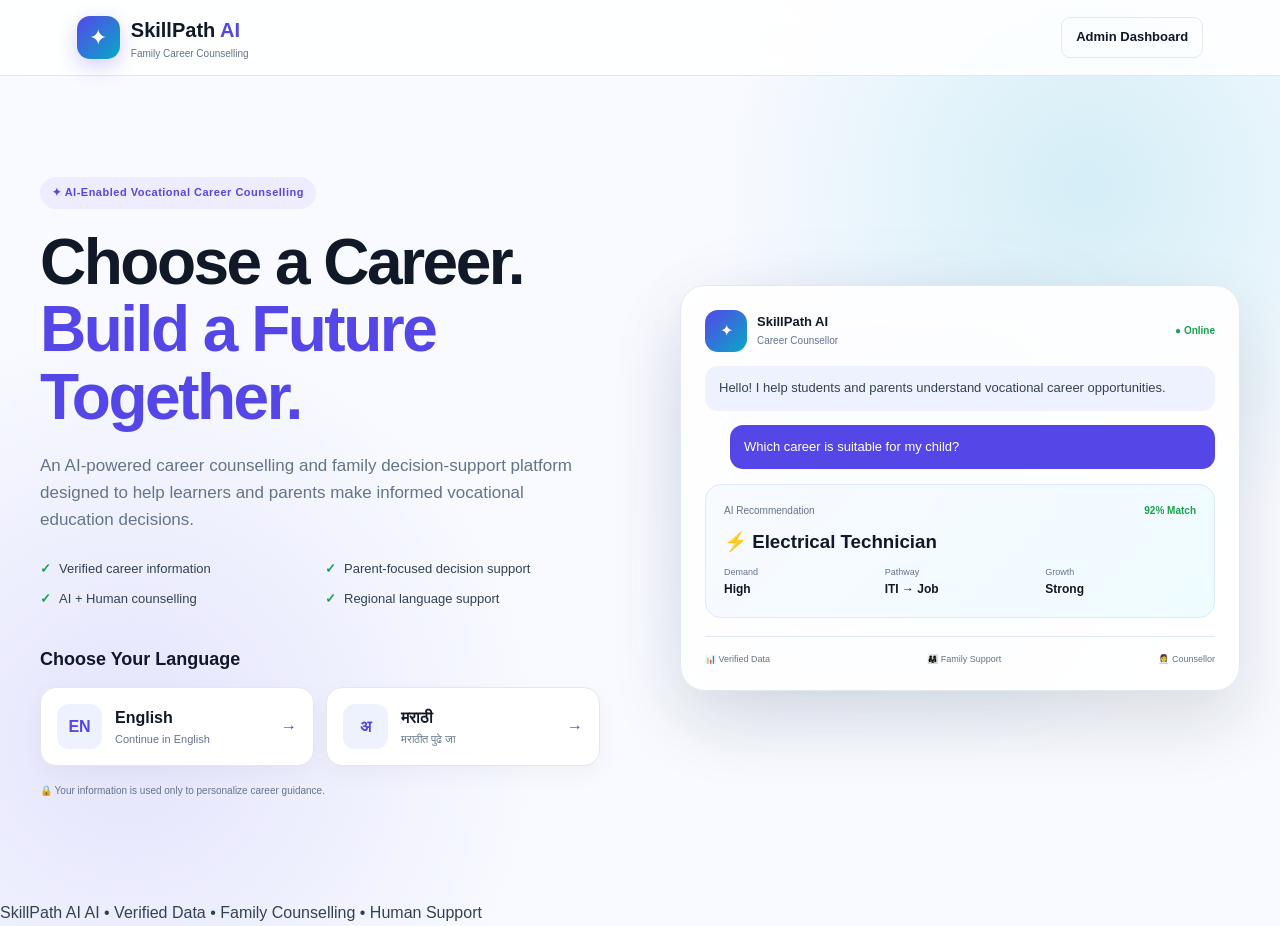
<file: SIH NEW 2/index.html>
<!DOCTYPE html>
<html lang="en">
<head>
    <meta charset="UTF-8">
    <meta name="viewport" content="width=device-width, initial-scale=1.0">
    <title>SkillPath AI | Career Counselling</title>
    <link rel="stylesheet" href="style.css">
</head>

<body class="landing-page">

    <header class="landing-nav">
        <div class="brand">
            <div class="brand-icon">✦</div>
            <div>
                <strong>SkillPath <span>AI</span></strong>
                <small>Family Career Counselling</small>
            </div>
        </div>

        <a href="admin.html" class="nav-admin">
            Admin Dashboard
        </a>
    </header>

    <main class="language-screen">

        <div class="landing-content">

            <div class="innovation-badge">
                ✦ AI-Enabled Vocational Career Counselling
            </div>

            <h1>
                Choose a Career.<br>
                <span>Build a Future Together.</span>
            </h1>

            <p class="landing-description">
                An AI-powered career counselling and family
                decision-support platform designed to help learners
                and parents make informed vocational education decisions.
            </p>

            <div class="problem-points">

                <div>
                    <span>✓</span>
                    Verified career information
                </div>

                <div>
                    <span>✓</span>
                    Parent-focused decision support
                </div>

                <div>
                    <span>✓</span>
                    AI + Human counselling
                </div>

                <div>
                    <span>✓</span>
                    Regional language support
                </div>

            </div>

            <h2 class="choose-title">
                Choose Your Language
            </h2>

            <div class="language-cards">

                <a href="english.html" class="language-card">

                    <div class="language-symbol">EN</div>

                    <div>
                        <h3>English</h3>
                        <p>
                            Continue in English
                        </p>
                    </div>

                    <span class="language-arrow">→</span>

                </a>


                <a href="marathi.html" class="language-card marathi-card">

                    <div class="language-symbol">अ</div>

                    <div>
                        <h3>मराठी</h3>
                        <p>
                            मराठीत पुढे जा
                        </p>
                    </div>

                    <span class="language-arrow">→</span>

                </a>

            </div>

            <p class="privacy-note">
                🔒 Your information is used only to personalize career guidance.
            </p>

        </div>


        <div class="landing-visual">

            <div class="visual-glow"></div>

            <div class="ai-dashboard-card">

                <div class="visual-header">

                    <div class="ai-profile">
                        <div class="ai-avatar">✦</div>

                        <div>
                            <strong>SkillPath AI</strong>
                            <small>Career Counsellor</small>
                        </div>
                    </div>

                    <div class="online-dot">
                        ● Online
                    </div>

                </div>

                <div class="visual-message ai">
                    Hello! I help students and parents
                    understand vocational career opportunities.
                </div>

                <div class="visual-message user">
                    Which career is suitable for my child?
                </div>

                <div class="visual-result">

                    <div class="result-top">
                        <span>AI Recommendation</span>
                        <strong>92% Match</strong>
                    </div>

                    <h3>⚡ Electrical Technician</h3>

                    <div class="result-grid">

                        <div>
                            <small>Demand</small>
                            <strong>High</strong>
                        </div>

                        <div>
                            <small>Pathway</small>
                            <strong>ITI → Job</strong>
                        </div>

                        <div>
                            <small>Growth</small>
                            <strong>Strong</strong>
                        </div>

                    </div>

                </div>

                <div class="visual-bottom">

                    <div>📊 Verified Data</div>
                    <div>👨‍👩‍👧 Family Support</div>
                    <div>👩‍💼 Counsellor</div>

                </div>

            </div>

        </div>

    </main>

    <footer class="landing-footer">
        <span>SkillPath AI</span>
        <span>AI • Verified Data • Family Counselling • Human Support</span>
    </footer>

</body>
</html>
</file>
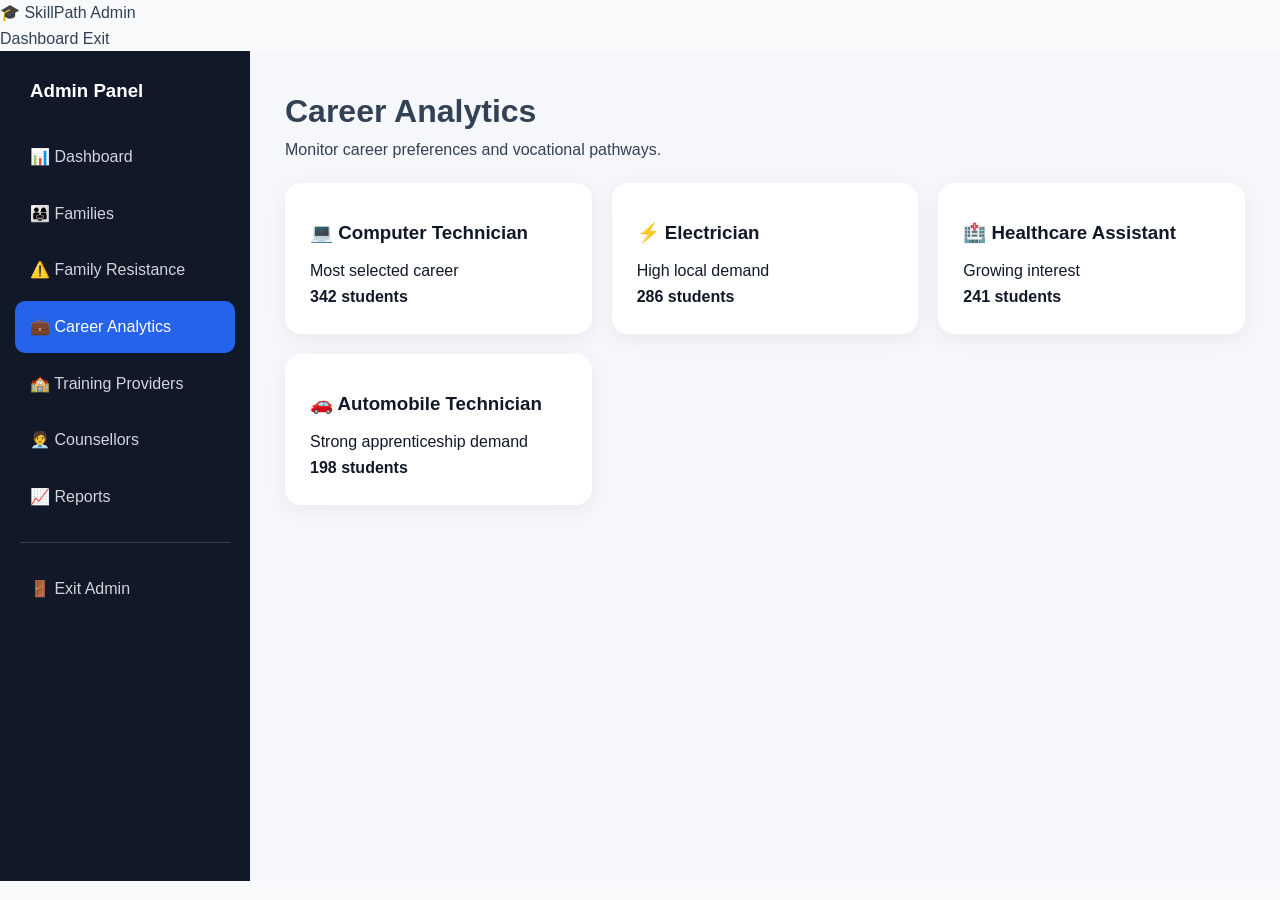
<file: SIH NEW 2/admin-careers.html>
<!DOCTYPE html>
<html lang="en">
<head>
<meta charset="UTF-8">
<meta name="viewport" content="width=device-width, initial-scale=1.0">
<title>Career Analytics | SkillPath</title>
<link rel="stylesheet" href="style.css">
</head>

<body>

<header class="topbar">
<div class="logo">🎓 SkillPath Admin</div>
<nav>
<a href="admin.html">Dashboard</a>
<a href="index.html">Exit</a>
</nav>
</header>

<div class="admin-layout">

<aside class="sidebar">

<h3>Admin Panel</h3>

<a href="admin.html">📊 Dashboard</a>
<a href="admin-families.html">👨‍👩‍👧 Families</a>
<a href="admin-resistance.html">⚠️ Family Resistance</a>
<a href="admin-careers.html" class="active">💼 Career Analytics</a>
<a href="admin-training.html">🏫 Training Providers</a>
<a href="admin-counsellors.html">🧑‍💼 Counsellors</a>
<a href="admin-reports.html">📈 Reports</a>

<hr>

<a href="index.html">🚪 Exit Admin</a>

</aside>

<main class="admin-content">

<h1>Career Analytics</h1>
<p>Monitor career preferences and vocational pathways.</p>

<div class="admin-card-grid">

<div class="admin-feature-card">
<h3>💻 Computer Technician</h3>
<p>Most selected career</p>
<strong>342 students</strong>
</div>

<div class="admin-feature-card">
<h3>⚡ Electrician</h3>
<p>High local demand</p>
<strong>286 students</strong>
</div>

<div class="admin-feature-card">
<h3>🏥 Healthcare Assistant</h3>
<p>Growing interest</p>
<strong>241 students</strong>
</div>

<div class="admin-feature-card">
<h3>🚗 Automobile Technician</h3>
<p>Strong apprenticeship demand</p>
<strong>198 students</strong>
</div>

</div>

</main>
</div>

<script src="script.js"></script>

</body>
</html>
</file>
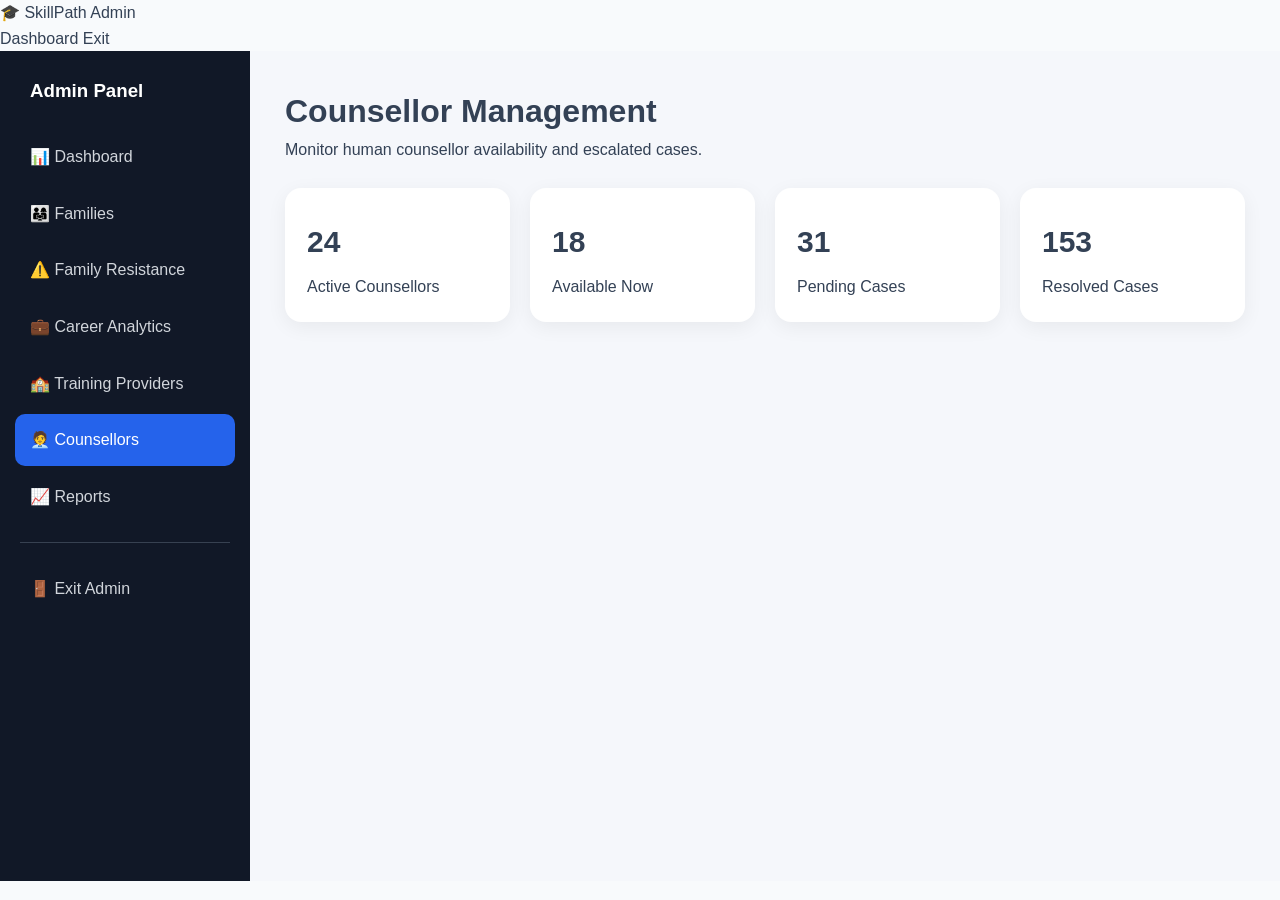
<file: SIH NEW 2/admin-counsellors.html>
<!DOCTYPE html>
<html lang="en">
<head>
<meta charset="UTF-8">
<meta name="viewport" content="width=device-width, initial-scale=1.0">
<title>Counsellors | SkillPath</title>
<link rel="stylesheet" href="style.css">
</head>

<body>

<header class="topbar">
<div class="logo">🎓 SkillPath Admin</div>
<nav>
<a href="admin.html">Dashboard</a>
<a href="index.html">Exit</a>
</nav>
</header>

<div class="admin-layout">

<aside class="sidebar">

<h3>Admin Panel</h3>

<a href="admin.html">📊 Dashboard</a>
<a href="admin-families.html">👨‍👩‍👧 Families</a>
<a href="admin-resistance.html">⚠️ Family Resistance</a>
<a href="admin-careers.html">💼 Career Analytics</a>
<a href="admin-training.html">🏫 Training Providers</a>
<a href="admin-counsellors.html" class="active">🧑‍💼 Counsellors</a>
<a href="admin-reports.html">📈 Reports</a>

<hr>

<a href="index.html">🚪 Exit Admin</a>

</aside>

<main class="admin-content">

<h1>Counsellor Management</h1>
<p>Monitor human counsellor availability and escalated cases.</p>

<div class="stats-grid">

<div class="stat-card">
<h3>24</h3>
<p>Active Counsellors</p>
</div>

<div class="stat-card">
<h3>18</h3>
<p>Available Now</p>
</div>

<div class="stat-card">
<h3>31</h3>
<p>Pending Cases</p>
</div>

<div class="stat-card">
<h3>153</h3>
<p>Resolved Cases</p>
</div>

</div>

</main>
</div>

<script src="script.js"></script>

</body>
</html>
</file>
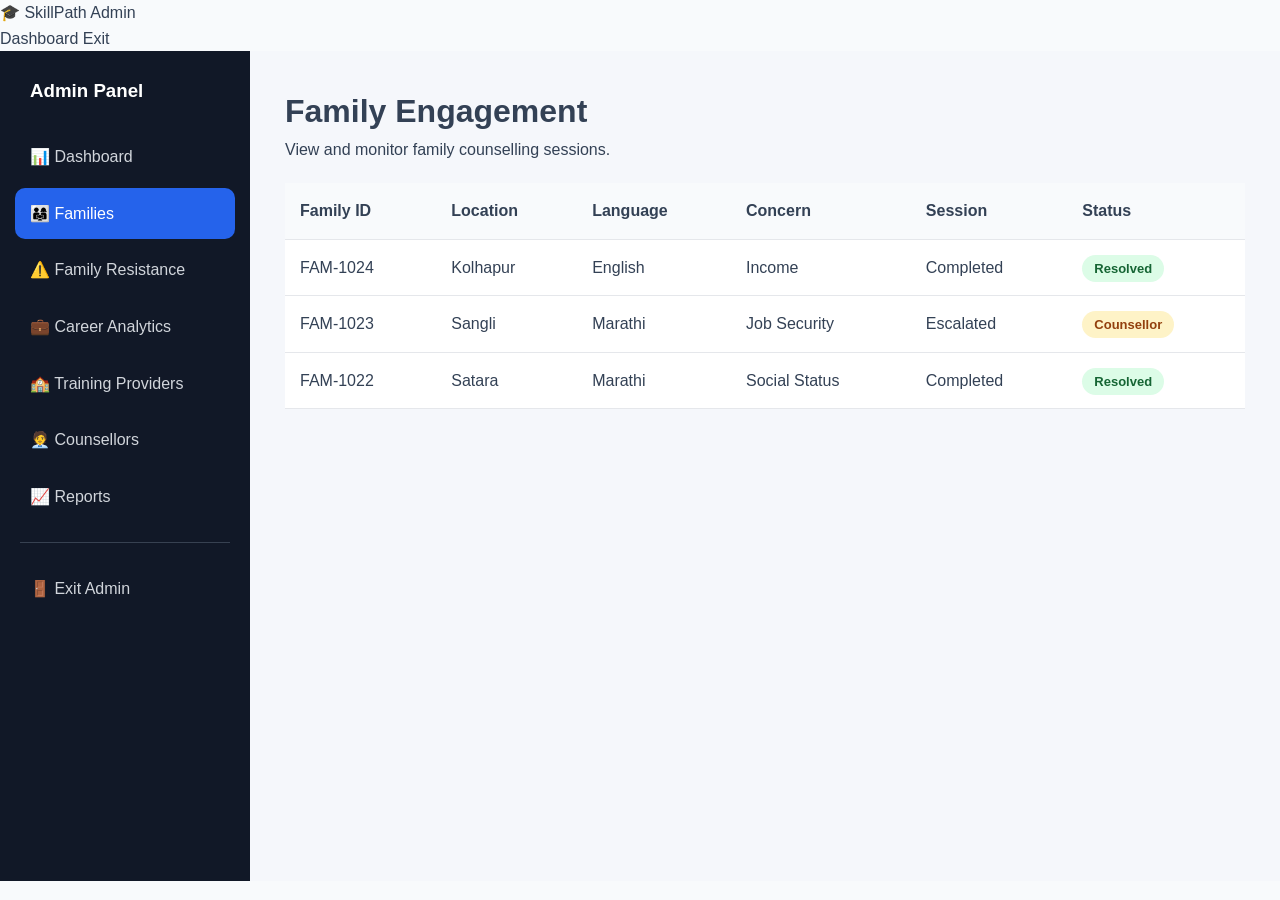
<file: SIH NEW 2/admin-families.html>
<!DOCTYPE html>
<html lang="en">
<head>
    <meta charset="UTF-8">
    <meta name="viewport" content="width=device-width, initial-scale=1.0">
    <title>Families | SkillPath Admin</title>
    <link rel="stylesheet" href="style.css">
</head>

<body>

<header class="topbar">
    <div class="logo">🎓 SkillPath Admin</div>
    <nav>
        <a href="admin.html">Dashboard</a>
        <a href="index.html">Exit</a>
    </nav>
</header>

<div class="admin-layout">

<aside class="sidebar">

<h3>Admin Panel</h3>

<a href="admin.html">📊 Dashboard</a>
<a href="admin-families.html" class="active">👨‍👩‍👧 Families</a>
<a href="admin-resistance.html">⚠️ Family Resistance</a>
<a href="admin-careers.html">💼 Career Analytics</a>
<a href="admin-training.html">🏫 Training Providers</a>
<a href="admin-counsellors.html">🧑‍💼 Counsellors</a>
<a href="admin-reports.html">📈 Reports</a>

<hr>

<a href="index.html">🚪 Exit Admin</a>

</aside>

<main class="admin-content">

<h1>Family Engagement</h1>
<p>View and monitor family counselling sessions.</p>

<div class="table-wrapper">

<table>

<thead>
<tr>
<th>Family ID</th>
<th>Location</th>
<th>Language</th>
<th>Concern</th>
<th>Session</th>
<th>Status</th>
</tr>
</thead>

<tbody>

<tr>
<td>FAM-1024</td>
<td>Kolhapur</td>
<td>English</td>
<td>Income</td>
<td>Completed</td>
<td><span class="status success">Resolved</span></td>
</tr>

<tr>
<td>FAM-1023</td>
<td>Sangli</td>
<td>Marathi</td>
<td>Job Security</td>
<td>Escalated</td>
<td><span class="status warning">Counsellor</span></td>
</tr>

<tr>
<td>FAM-1022</td>
<td>Satara</td>
<td>Marathi</td>
<td>Social Status</td>
<td>Completed</td>
<td><span class="status success">Resolved</span></td>
</tr>

</tbody>

</table>

</div>

</main>
</div>

<script src="script.js"></script>

</body>
</html>
</file>
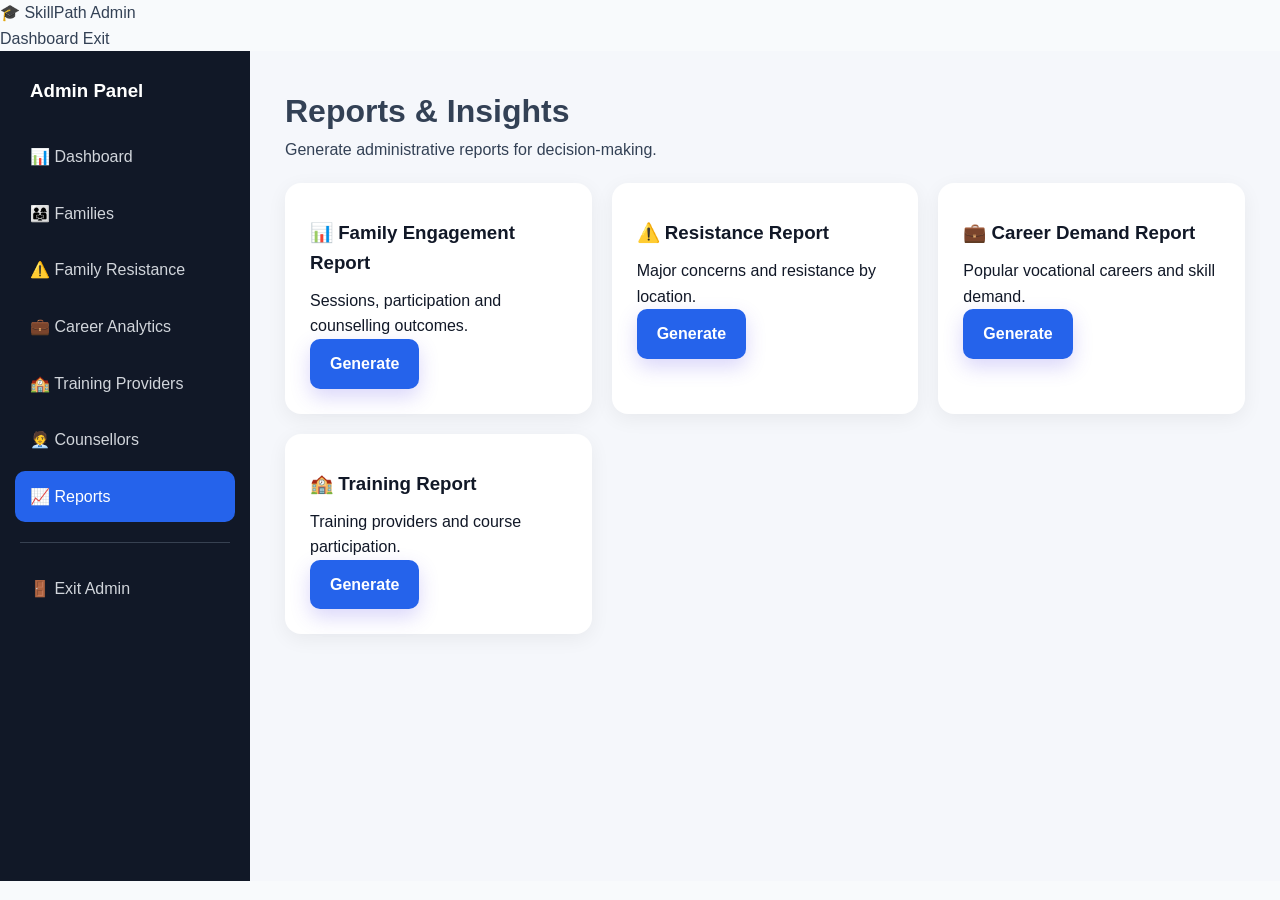
<file: SIH NEW 2/admin-reports.html>
<!DOCTYPE html>
<html lang="en">
<head>
<meta charset="UTF-8">
<meta name="viewport" content="width=device-width, initial-scale=1.0">
<title>Reports | SkillPath</title>
<link rel="stylesheet" href="style.css">
</head>

<body>

<header class="topbar">
<div class="logo">🎓 SkillPath Admin</div>
<nav>
<a href="admin.html">Dashboard</a>
<a href="index.html">Exit</a>
</nav>
</header>

<div class="admin-layout">

<aside class="sidebar">

<h3>Admin Panel</h3>

<a href="admin.html">📊 Dashboard</a>
<a href="admin-families.html">👨‍👩‍👧 Families</a>
<a href="admin-resistance.html">⚠️ Family Resistance</a>
<a href="admin-careers.html">💼 Career Analytics</a>
<a href="admin-training.html">🏫 Training Providers</a>
<a href="admin-counsellors.html">🧑‍💼 Counsellors</a>
<a href="admin-reports.html" class="active">📈 Reports</a>

<hr>

<a href="index.html">🚪 Exit Admin</a>

</aside>

<main class="admin-content">

<h1>Reports & Insights</h1>
<p>Generate administrative reports for decision-making.</p>

<div class="admin-card-grid">

<div class="admin-feature-card">
<h3>📊 Family Engagement Report</h3>
<p>Sessions, participation and counselling outcomes.</p>
<button class="primary-btn" onclick="showNotification('Family report generated!')">
Generate
</button>
</div>

<div class="admin-feature-card">
<h3>⚠️ Resistance Report</h3>
<p>Major concerns and resistance by location.</p>
<button class="primary-btn" onclick="showNotification('Resistance report generated!')">
Generate
</button>
</div>

<div class="admin-feature-card">
<h3>💼 Career Demand Report</h3>
<p>Popular vocational careers and skill demand.</p>
<button class="primary-btn" onclick="showNotification('Career report generated!')">
Generate
</button>
</div>

<div class="admin-feature-card">
<h3>🏫 Training Report</h3>
<p>Training providers and course participation.</p>
<button class="primary-btn" onclick="showNotification('Training report generated!')">
Generate
</button>
</div>

</div>

</main>
</div>

<script src="script.js"></script>

</body>
</html>
</file>
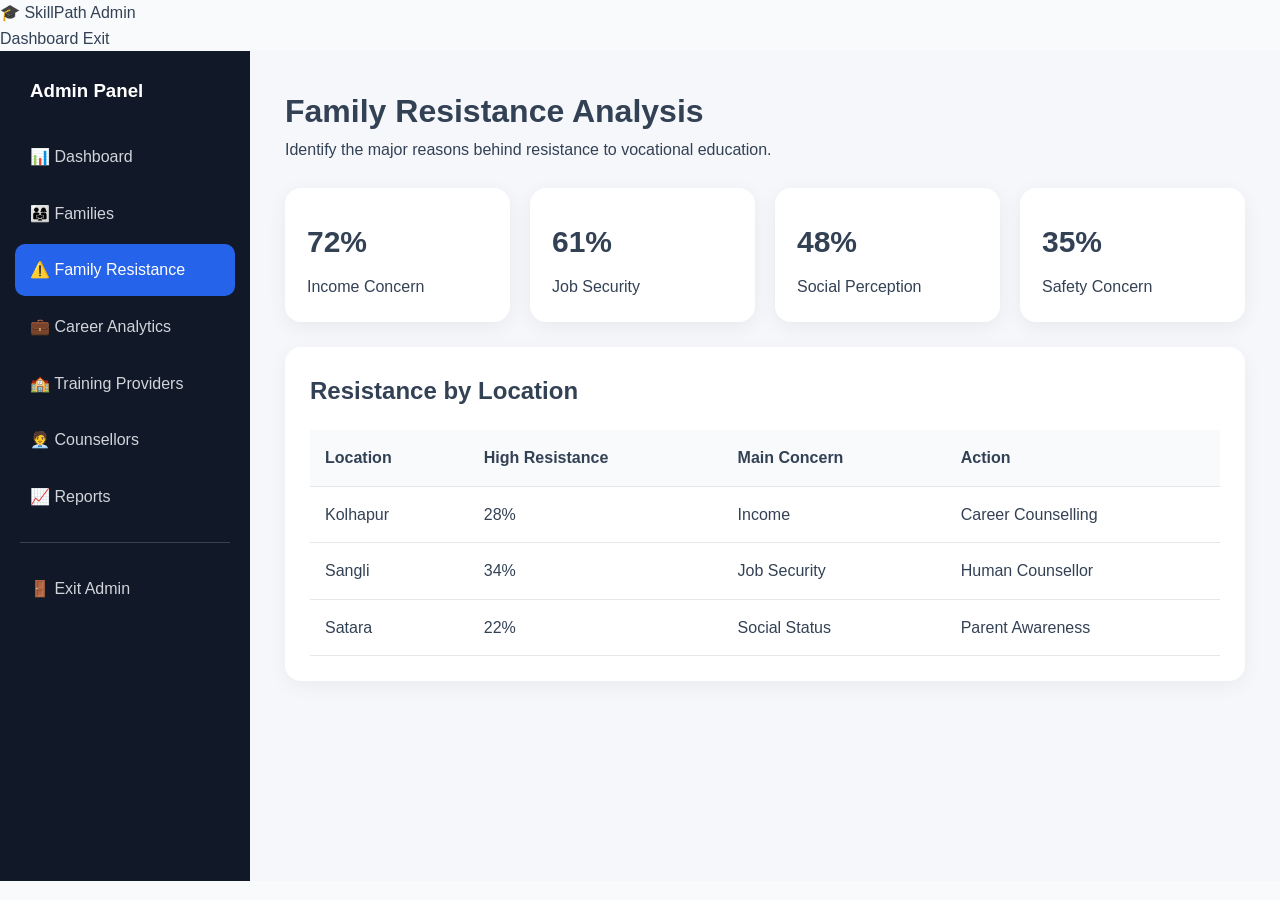
<file: SIH NEW 2/admin-resistance.html>
<!DOCTYPE html>
<html lang="en">
<head>
<meta charset="UTF-8">
<meta name="viewport" content="width=device-width, initial-scale=1.0">
<title>Family Resistance | SkillPath</title>
<link rel="stylesheet" href="style.css">
</head>

<body>

<header class="topbar">
<div class="logo">🎓 SkillPath Admin</div>
<nav>
<a href="admin.html">Dashboard</a>
<a href="index.html">Exit</a>
</nav>
</header>

<div class="admin-layout">

<aside class="sidebar">

<h3>Admin Panel</h3>

<a href="admin.html">📊 Dashboard</a>
<a href="admin-families.html">👨‍👩‍👧 Families</a>
<a href="admin-resistance.html" class="active">⚠️ Family Resistance</a>
<a href="admin-careers.html">💼 Career Analytics</a>
<a href="admin-training.html">🏫 Training Providers</a>
<a href="admin-counsellors.html">🧑‍💼 Counsellors</a>
<a href="admin-reports.html">📈 Reports</a>

<hr>

<a href="index.html">🚪 Exit Admin</a>

</aside>

<main class="admin-content">

<h1>Family Resistance Analysis</h1>
<p>Identify the major reasons behind resistance to vocational education.</p>

<div class="stats-grid">

<div class="stat-card">
<h3>72%</h3>
<p>Income Concern</p>
</div>

<div class="stat-card">
<h3>61%</h3>
<p>Job Security</p>
</div>

<div class="stat-card">
<h3>48%</h3>
<p>Social Perception</p>
</div>

<div class="stat-card">
<h3>35%</h3>
<p>Safety Concern</p>
</div>

</div>

<section class="admin-section">

<h2>Resistance by Location</h2>

<table>

<thead>
<tr>
<th>Location</th>
<th>High Resistance</th>
<th>Main Concern</th>
<th>Action</th>
</tr>
</thead>

<tbody>

<tr>
<td>Kolhapur</td>
<td>28%</td>
<td>Income</td>
<td>Career Counselling</td>
</tr>

<tr>
<td>Sangli</td>
<td>34%</td>
<td>Job Security</td>
<td>Human Counsellor</td>
</tr>

<tr>
<td>Satara</td>
<td>22%</td>
<td>Social Status</td>
<td>Parent Awareness</td>
</tr>

</tbody>

</table>

</section>

</main>
</div>

<script src="script.js"></script>

</body>
</html>
</file>
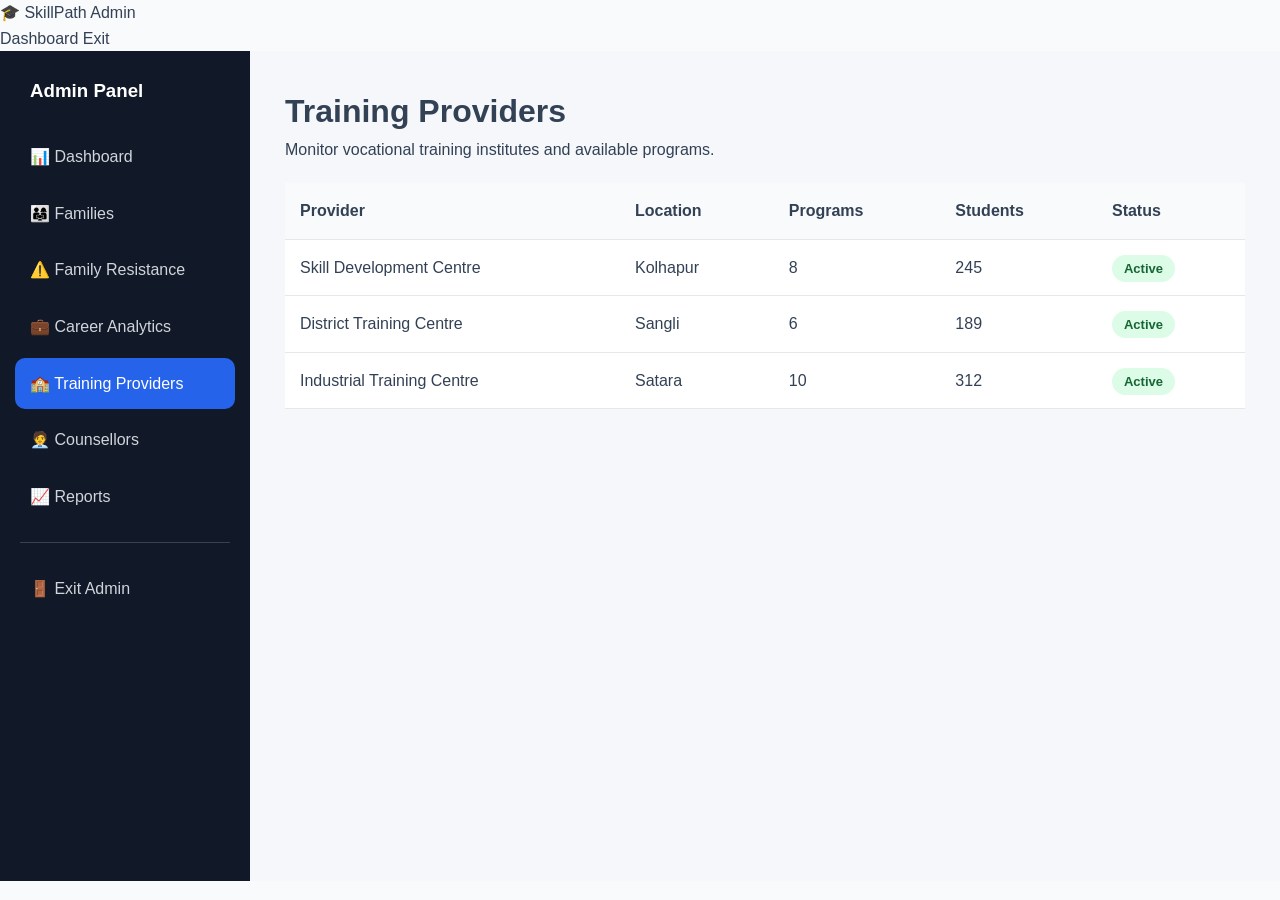
<file: SIH NEW 2/admin-training.html>
<!DOCTYPE html>
<html lang="en">
<head>
<meta charset="UTF-8">
<meta name="viewport" content="width=device-width, initial-scale=1.0">
<title>Training Providers | SkillPath</title>
<link rel="stylesheet" href="style.css">
</head>

<body>

<header class="topbar">
<div class="logo">🎓 SkillPath Admin</div>
<nav>
<a href="admin.html">Dashboard</a>
<a href="index.html">Exit</a>
</nav>
</header>

<div class="admin-layout">

<aside class="sidebar">

<h3>Admin Panel</h3>

<a href="admin.html">📊 Dashboard</a>
<a href="admin-families.html">👨‍👩‍👧 Families</a>
<a href="admin-resistance.html">⚠️ Family Resistance</a>
<a href="admin-careers.html">💼 Career Analytics</a>
<a href="admin-training.html" class="active">🏫 Training Providers</a>
<a href="admin-counsellors.html">🧑‍💼 Counsellors</a>
<a href="admin-reports.html">📈 Reports</a>

<hr>

<a href="index.html">🚪 Exit Admin</a>

</aside>

<main class="admin-content">

<h1>Training Providers</h1>
<p>Monitor vocational training institutes and available programs.</p>

<div class="table-wrapper">

<table>

<thead>
<tr>
<th>Provider</th>
<th>Location</th>
<th>Programs</th>
<th>Students</th>
<th>Status</th>
</tr>
</thead>

<tbody>

<tr>
<td>Skill Development Centre</td>
<td>Kolhapur</td>
<td>8</td>
<td>245</td>
<td><span class="status success">Active</span></td>
</tr>

<tr>
<td>District Training Centre</td>
<td>Sangli</td>
<td>6</td>
<td>189</td>
<td><span class="status success">Active</span></td>
</tr>

<tr>
<td>Industrial Training Centre</td>
<td>Satara</td>
<td>10</td>
<td>312</td>
<td><span class="status success">Active</span></td>
</tr>

</tbody>

</table>

</div>

</main>
</div>

<script src="script.js"></script>

</body>
</html>
</file>
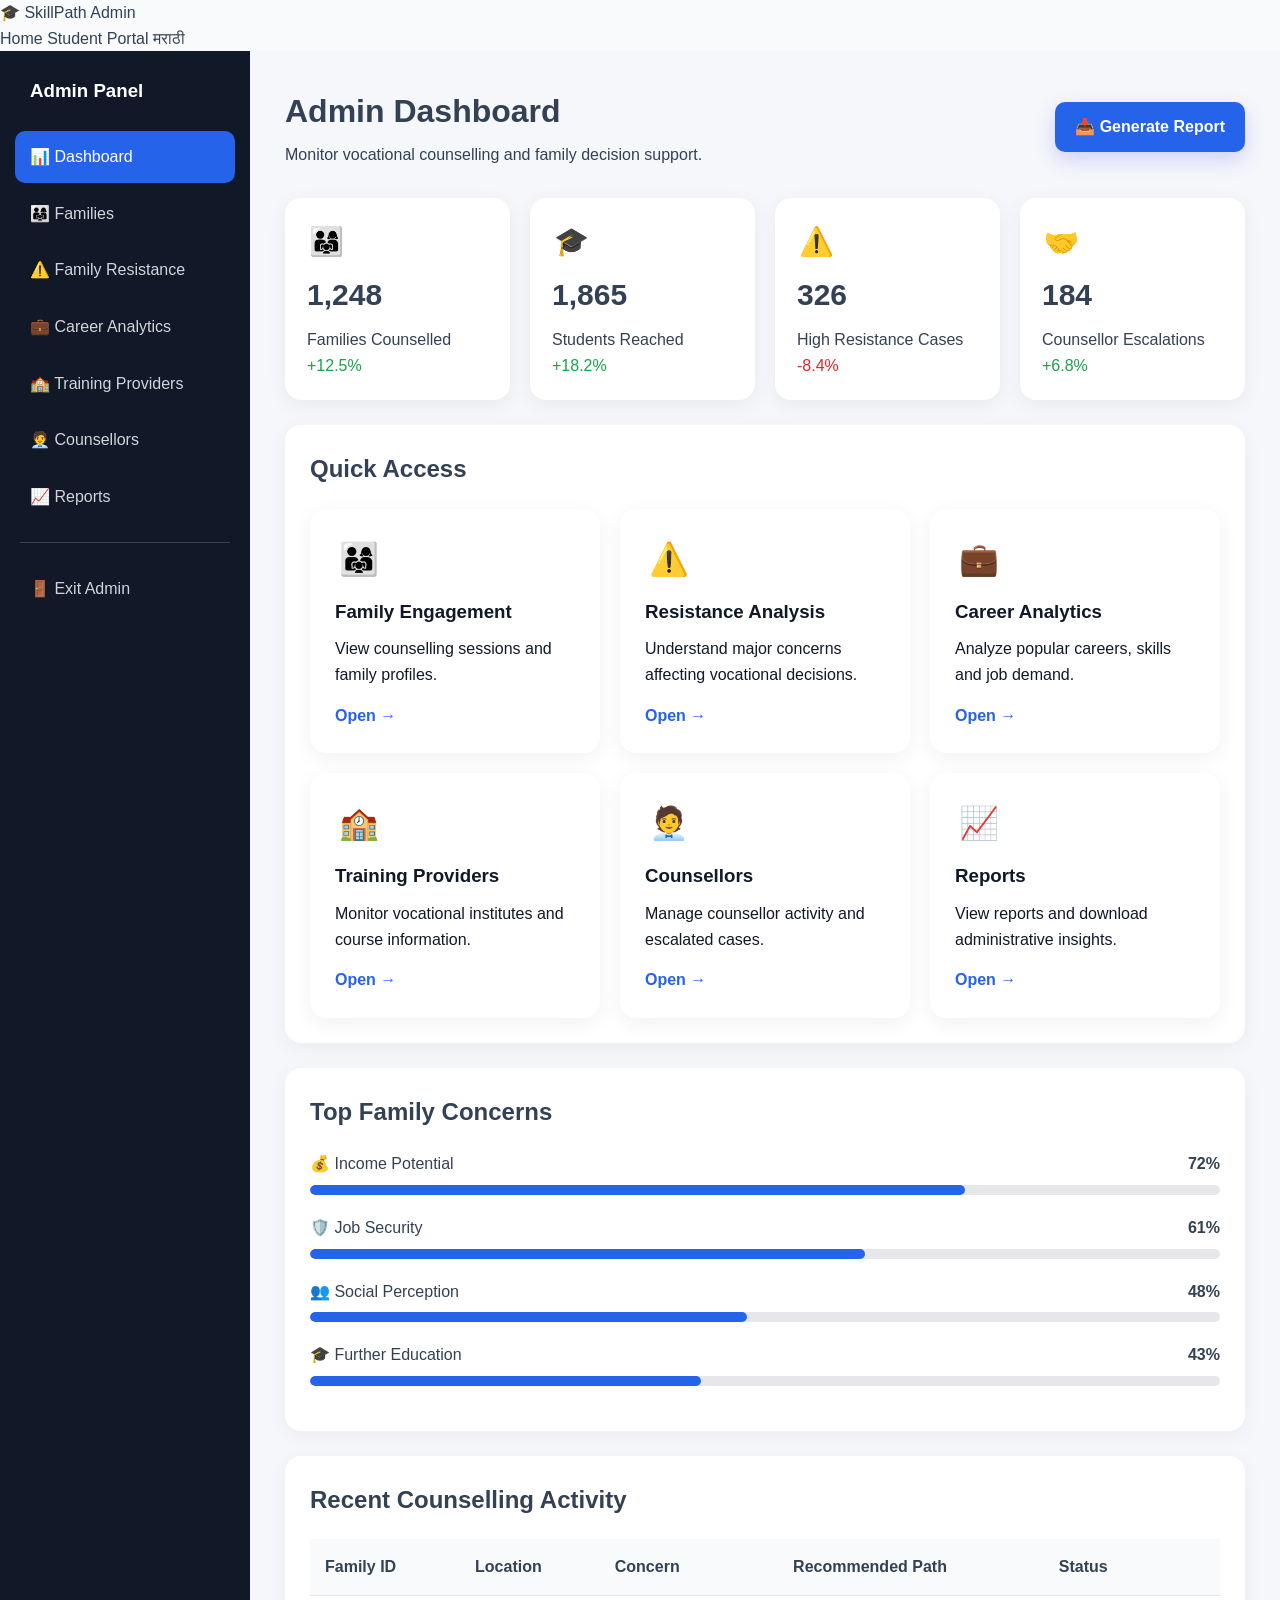
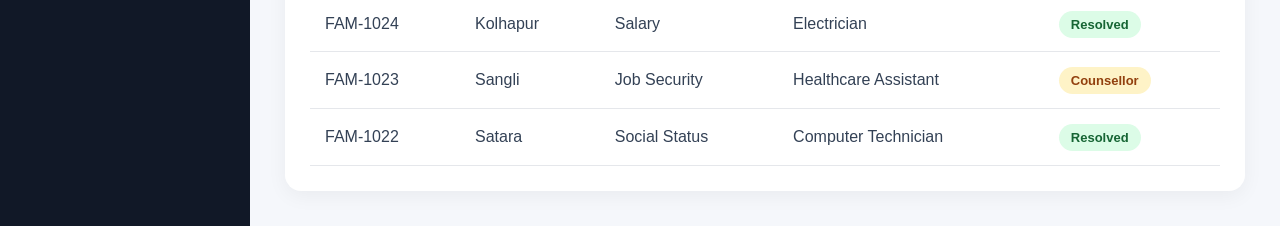
<file: SIH NEW 2/admin.html>
<!DOCTYPE html>
<html lang="en">
<head>
    <meta charset="UTF-8">
    <meta name="viewport" content="width=device-width, initial-scale=1.0">
    <title>Admin Dashboard | SkillPath</title>
    <link rel="stylesheet" href="style.css">
</head>

<body>

<header class="topbar">
    <div class="logo">
        <span>🎓</span> SkillPath Admin
    </div>

    <nav>
        <a href="index.html">Home</a>
        <a href="english.html">Student Portal</a>
        <a href="marathi.html">मराठी</a>
    </nav>
</header>

<div class="admin-layout">

    <!-- SIDEBAR -->
    <aside class="sidebar">

        <h3>Admin Panel</h3>

        <a href="admin.html" class="active">
            📊 Dashboard
        </a>

        <a href="admin-families.html">
            👨‍👩‍👧 Families
        </a>

        <a href="admin-resistance.html">
            ⚠️ Family Resistance
        </a>

        <a href="admin-careers.html">
            💼 Career Analytics
        </a>

        <a href="admin-training.html">
            🏫 Training Providers
        </a>

        <a href="admin-counsellors.html">
            🧑‍💼 Counsellors
        </a>

        <a href="admin-reports.html">
            📈 Reports
        </a>

        <hr>

        <a href="index.html">
            🚪 Exit Admin
        </a>

    </aside>


    <!-- MAIN CONTENT -->
    <main class="admin-content">

        <div class="page-heading">
            <div>
                <h1>Admin Dashboard</h1>
                <p>Monitor vocational counselling and family decision support.</p>
            </div>

            <button class="primary-btn" onclick="showNotification('Report generated successfully!')">
                📥 Generate Report
            </button>
        </div>


        <!-- STATISTICS -->

        <section class="stats-grid">

            <div class="stat-card">
                <div class="stat-icon">👨‍👩‍👧</div>
                <h3>1,248</h3>
                <p>Families Counselled</p>
                <span class="positive">+12.5%</span>
            </div>

            <div class="stat-card">
                <div class="stat-icon">🎓</div>
                <h3>1,865</h3>
                <p>Students Reached</p>
                <span class="positive">+18.2%</span>
            </div>

            <div class="stat-card">
                <div class="stat-icon">⚠️</div>
                <h3>326</h3>
                <p>High Resistance Cases</p>
                <span class="negative">-8.4%</span>
            </div>

            <div class="stat-card">
                <div class="stat-icon">🤝</div>
                <h3>184</h3>
                <p>Counsellor Escalations</p>
                <span class="positive">+6.8%</span>
            </div>

        </section>


        <!-- QUICK ACCESS -->

        <section class="admin-section">

            <h2>Quick Access</h2>

            <div class="admin-card-grid">

                <a href="admin-families.html" class="admin-feature-card">
                    <div class="feature-icon">👨‍👩‍👧</div>
                    <h3>Family Engagement</h3>
                    <p>View counselling sessions and family profiles.</p>
                    <span>Open →</span>
                </a>

                <a href="admin-resistance.html" class="admin-feature-card">
                    <div class="feature-icon">⚠️</div>
                    <h3>Resistance Analysis</h3>
                    <p>Understand major concerns affecting vocational decisions.</p>
                    <span>Open →</span>
                </a>

                <a href="admin-careers.html" class="admin-feature-card">
                    <div class="feature-icon">💼</div>
                    <h3>Career Analytics</h3>
                    <p>Analyze popular careers, skills and job demand.</p>
                    <span>Open →</span>
                </a>

                <a href="admin-training.html" class="admin-feature-card">
                    <div class="feature-icon">🏫</div>
                    <h3>Training Providers</h3>
                    <p>Monitor vocational institutes and course information.</p>
                    <span>Open →</span>
                </a>

                <a href="admin-counsellors.html" class="admin-feature-card">
                    <div class="feature-icon">🧑‍💼</div>
                    <h3>Counsellors</h3>
                    <p>Manage counsellor activity and escalated cases.</p>
                    <span>Open →</span>
                </a>

                <a href="admin-reports.html" class="admin-feature-card">
                    <div class="feature-icon">📈</div>
                    <h3>Reports</h3>
                    <p>View reports and download administrative insights.</p>
                    <span>Open →</span>
                </a>

            </div>

        </section>


        <!-- CONCERN ANALYSIS -->

        <section class="admin-section">

            <h2>Top Family Concerns</h2>

            <div class="progress-container">

                <div class="progress-item">
                    <div>
                        <span>💰 Income Potential</span>
                        <strong>72%</strong>
                    </div>
                    <div class="progress-bar">
                        <div style="width:72%"></div>
                    </div>
                </div>

                <div class="progress-item">
                    <div>
                        <span>🛡️ Job Security</span>
                        <strong>61%</strong>
                    </div>
                    <div class="progress-bar">
                        <div style="width:61%"></div>
                    </div>
                </div>

                <div class="progress-item">
                    <div>
                        <span>👥 Social Perception</span>
                        <strong>48%</strong>
                    </div>
                    <div class="progress-bar">
                        <div style="width:48%"></div>
                    </div>
                </div>

                <div class="progress-item">
                    <div>
                        <span>🎓 Further Education</span>
                        <strong>43%</strong>
                    </div>
                    <div class="progress-bar">
                        <div style="width:43%"></div>
                    </div>
                </div>

            </div>

        </section>


        <!-- RECENT ACTIVITY -->

        <section class="admin-section">

            <h2>Recent Counselling Activity</h2>

            <div class="table-wrapper">

                <table>

                    <thead>
                        <tr>
                            <th>Family ID</th>
                            <th>Location</th>
                            <th>Concern</th>
                            <th>Recommended Path</th>
                            <th>Status</th>
                        </tr>
                    </thead>

                    <tbody>

                        <tr>
                            <td>FAM-1024</td>
                            <td>Kolhapur</td>
                            <td>Salary</td>
                            <td>Electrician</td>
                            <td><span class="status success">Resolved</span></td>
                        </tr>

                        <tr>
                            <td>FAM-1023</td>
                            <td>Sangli</td>
                            <td>Job Security</td>
                            <td>Healthcare Assistant</td>
                            <td><span class="status warning">Counsellor</span></td>
                        </tr>

                        <tr>
                            <td>FAM-1022</td>
                            <td>Satara</td>
                            <td>Social Status</td>
                            <td>Computer Technician</td>
                            <td><span class="status success">Resolved</span></td>
                        </tr>

                    </tbody>

                </table>

            </div>

        </section>

    </main>

</div>

<script src="script.js"></script>

</body>
</html>
</file>
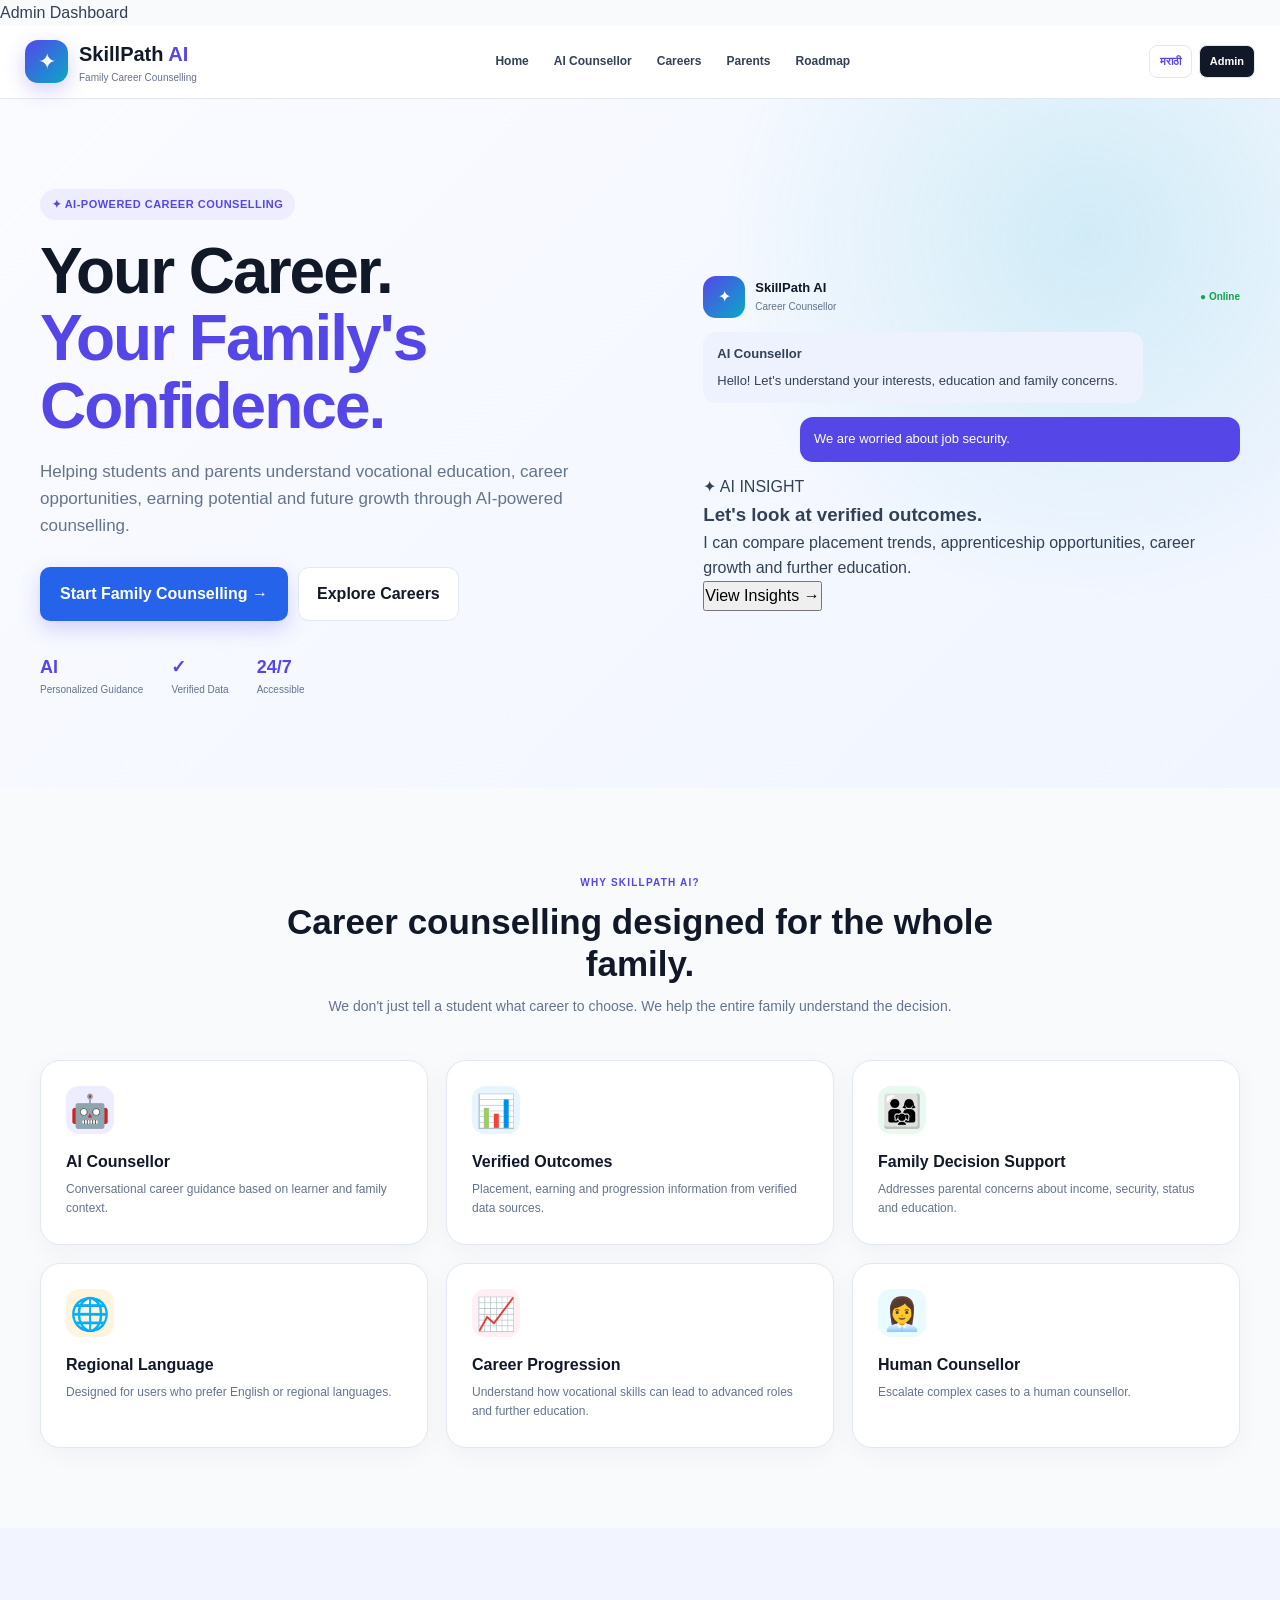
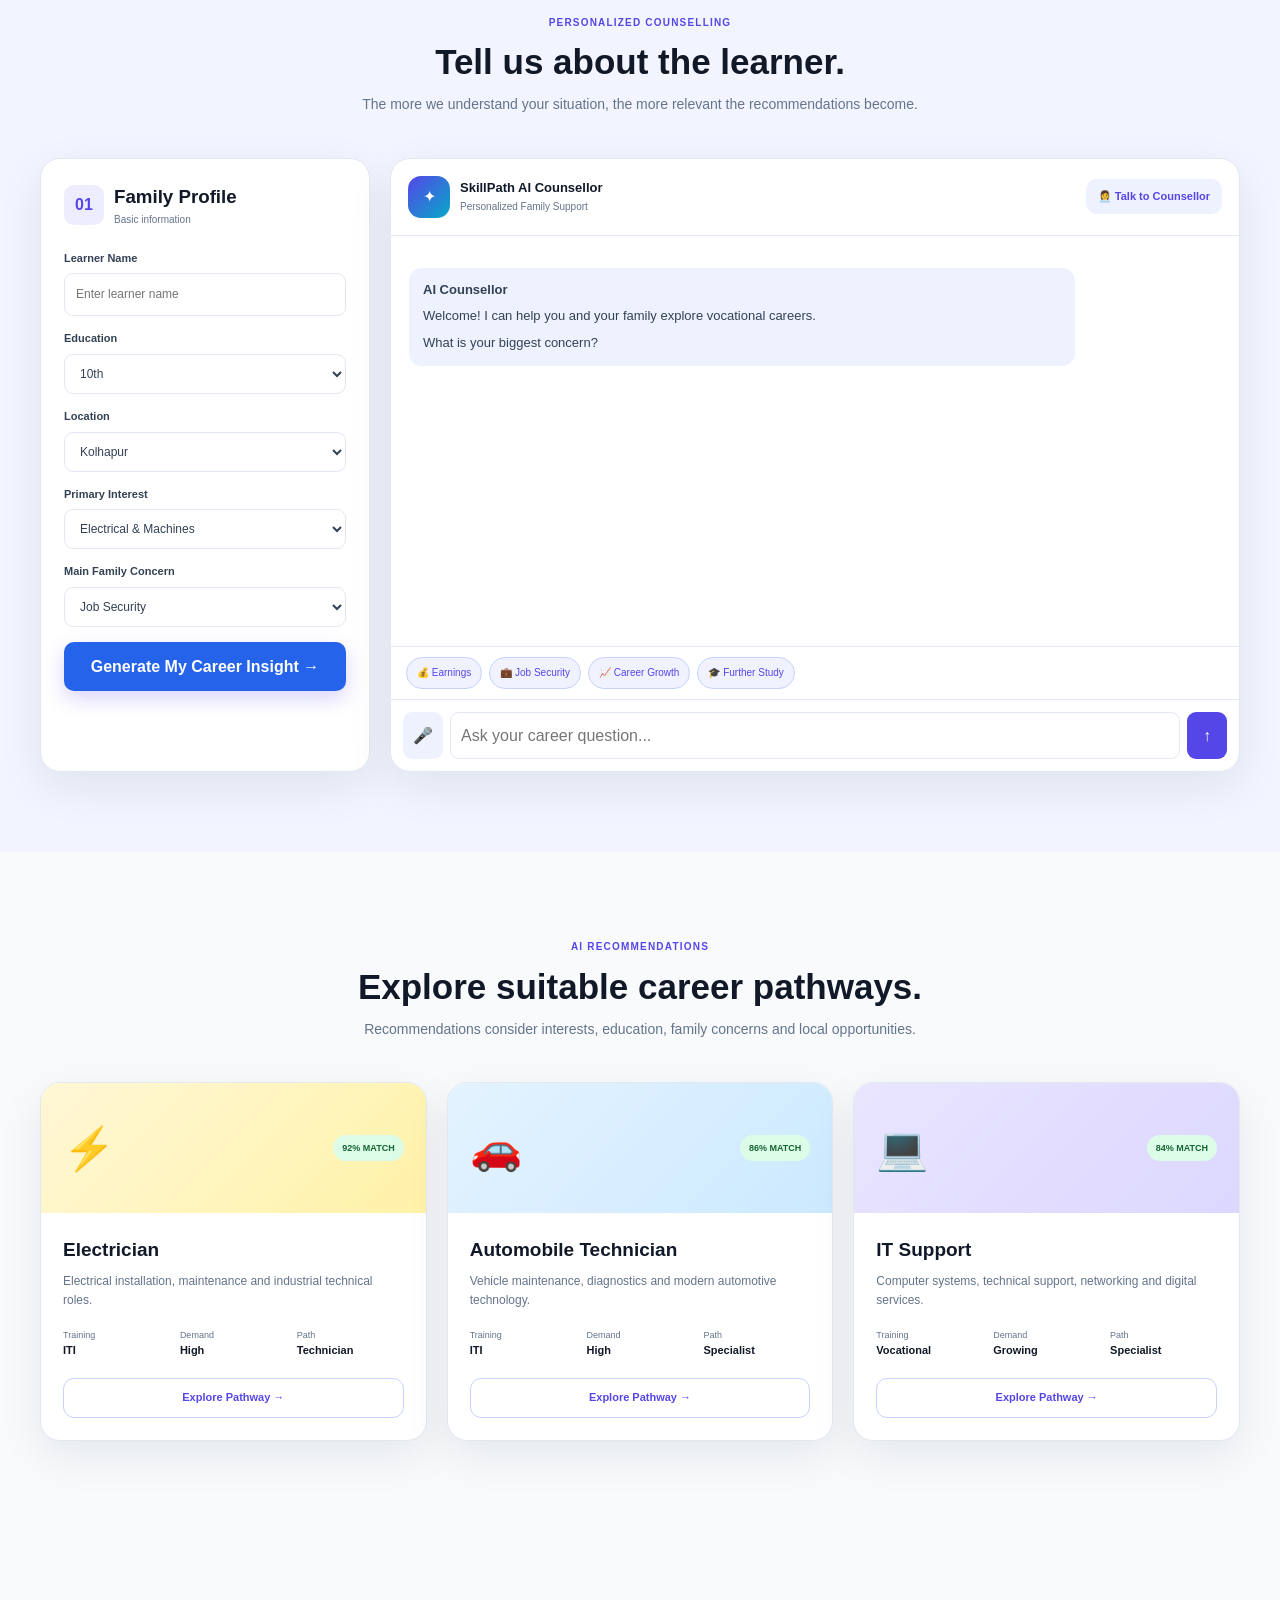
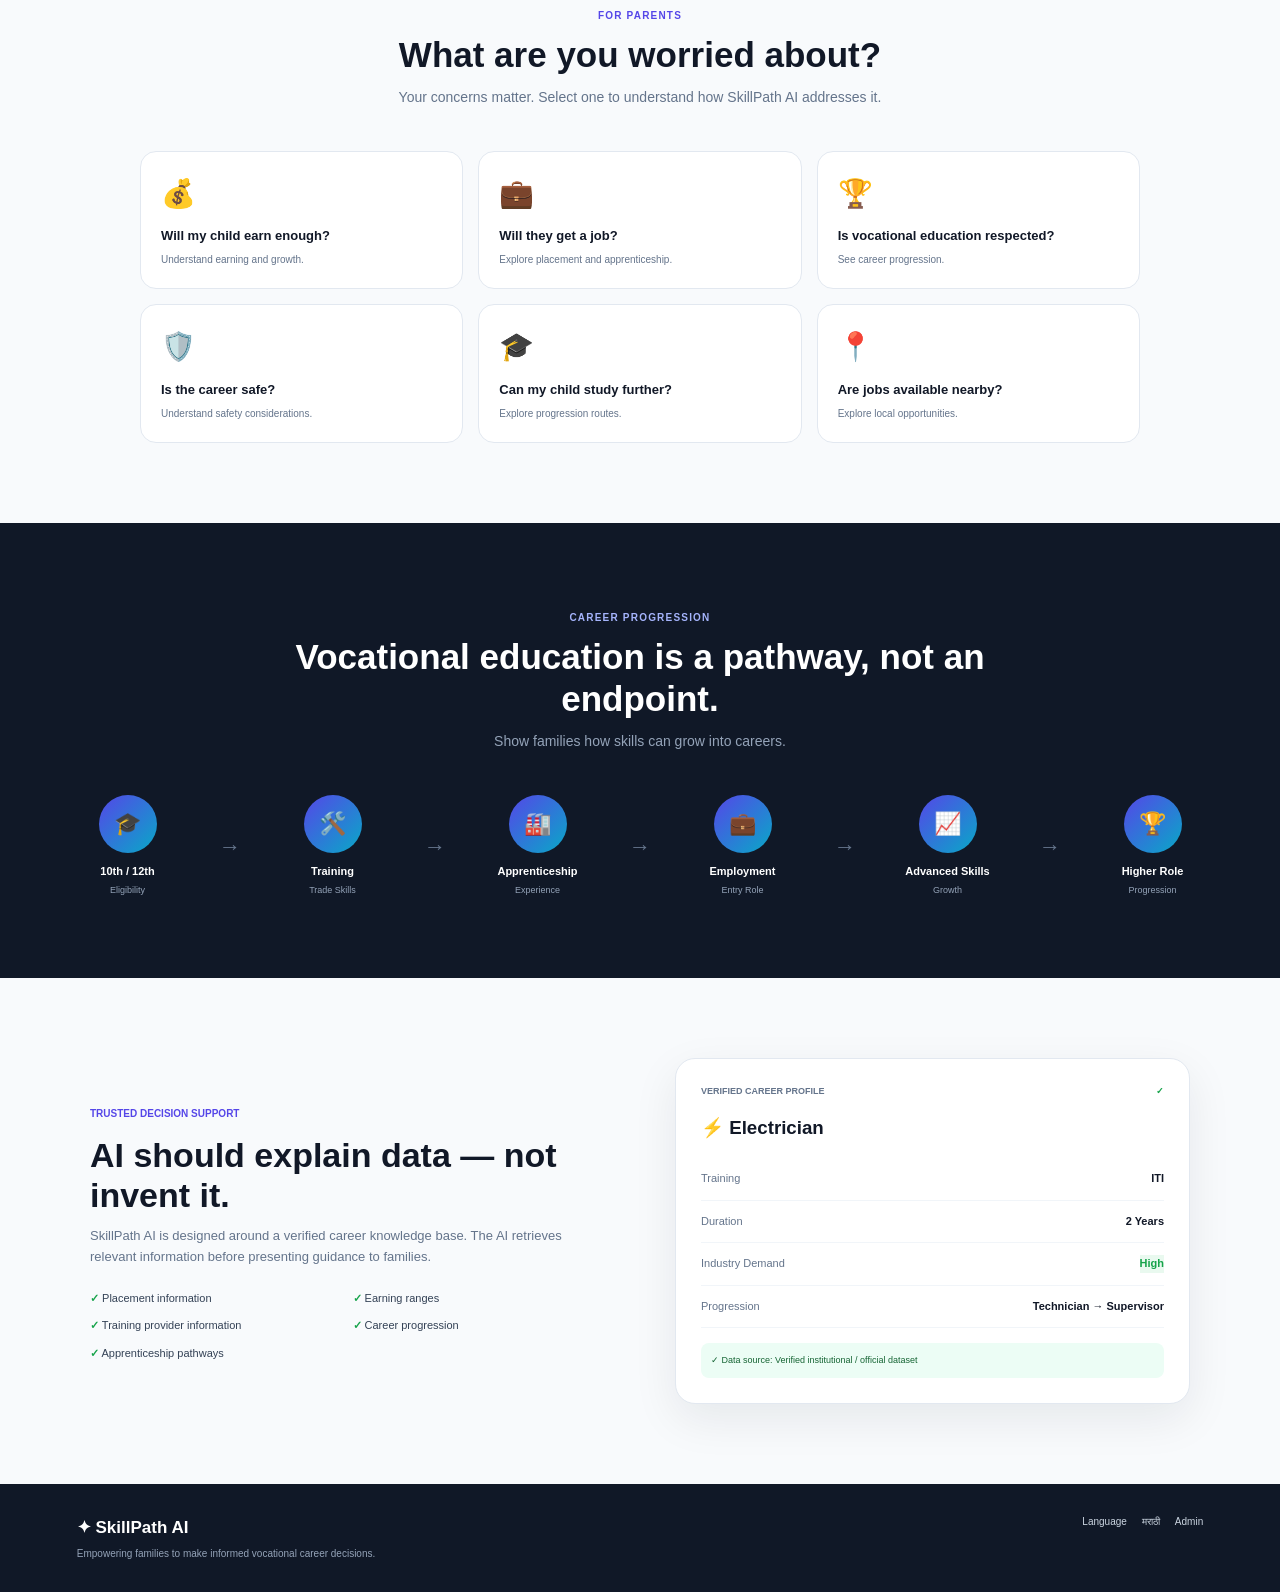
<file: SIH NEW 2/english.html>
<!DOCTYPE html>
<html lang="en">

<head>

    <meta charset="UTF-8">
    <meta name="viewport" content="width=device-width, initial-scale=1.0">

    <title>SkillPath AI | English</title>

    <link rel="stylesheet" href="style.css">
    <a href="admin.html">
    Admin Dashboard
</a>

</head>

<body>

<!-- ================= NAVBAR ================= -->

<header class="main-navbar">

    <div class="nav-inner">

        <a href="index.html" class="brand">

            <div class="brand-icon">✦</div>

            <div>
                <strong>SkillPath <span>AI</span></strong>
                <small>Family Career Counselling</small>
            </div>

        </a>


        <nav>

            <a href="#home">Home</a>

            <a href="#counselling">AI Counsellor</a>

            <a href="#careers">Careers</a>

            <a href="#parents">Parents</a>

            <a href="#roadmap">Roadmap</a>

        </nav>


        <div class="nav-actions">

            <a href="marathi.html" class="language-switch">
                मराठी
            </a>

            <a href="admin.html" class="admin-link">
                Admin
            </a>

        </div>

    </div>

</header>


<!-- ================= HERO ================= -->

<main>

<section class="hero-section" id="home">

    <div class="hero-container">

        <div class="hero-text">

            <div class="small-badge">
                ✦ AI-POWERED CAREER COUNSELLING
            </div>

            <h1>
                Your Career.<br>
                <span>Your Family's Confidence.</span>
            </h1>

            <p>
                Helping students and parents understand vocational
                education, career opportunities, earning potential
                and future growth through AI-powered counselling.
            </p>


            <div class="hero-buttons">

                <button
                    class="primary-btn"
                    onclick="startCounselling('english')">

                    Start Family Counselling
                    <span>→</span>

                </button>

                <button
                    class="secondary-btn"
                    onclick="scrollToSection('careers')">

                    Explore Careers

                </button>

            </div>


            <div class="trust-row">

                <div>
                    <strong>AI</strong>
                    <span>Personalized Guidance</span>
                </div>

                <div>
                    <strong>✓</strong>
                    <span>Verified Data</span>
                </div>

                <div>
                    <strong>24/7</strong>
                    <span>Accessible</span>
                </div>

            </div>

        </div>


        <!-- HERO AI CARD -->

        <div class="hero-ai-card">

            <div class="ai-card-header">

                <div class="ai-profile">

                    <div class="ai-avatar">
                        ✦
                    </div>

                    <div>
                        <strong>SkillPath AI</strong>
                        <small>Career Counsellor</small>
                    </div>

                </div>

                <span class="online">
                    ● Online
                </span>

            </div>


            <div class="chat-message ai-message">

                <strong>AI Counsellor</strong>

                <p>
                    Hello! Let's understand your interests,
                    education and family concerns.
                </p>

            </div>


            <div class="chat-message user-message">

                We are worried about job security.

            </div>


            <div class="ai-insight">

                <div class="insight-label">
                    ✦ AI INSIGHT
                </div>

                <h3>
                    Let's look at verified outcomes.
                </h3>

                <p>
                    I can compare placement trends,
                    apprenticeship opportunities,
                    career growth and further education.
                </p>

                <button onclick="showToast('Opening verified career insights...')">
                    View Insights →
                </button>

            </div>

        </div>

    </div>

</section>


<!-- ================= FEATURES ================= -->

<section class="features-section">

    <div class="section-title">

        <span>WHY SKILLPATH AI?</span>

        <h2>
            Career counselling designed for the whole family.
        </h2>

        <p>
            We don't just tell a student what career to choose.
            We help the entire family understand the decision.
        </p>

    </div>


    <div class="feature-grid">

        <div class="feature-card">

            <div class="feature-icon purple">🤖</div>

            <h3>AI Counsellor</h3>

            <p>
                Conversational career guidance based on
                learner and family context.
            </p>

        </div>


        <div class="feature-card">

            <div class="feature-icon blue">📊</div>

            <h3>Verified Outcomes</h3>

            <p>
                Placement, earning and progression information
                from verified data sources.
            </p>

        </div>


        <div class="feature-card">

            <div class="feature-icon green">👨‍👩‍👧</div>

            <h3>Family Decision Support</h3>

            <p>
                Addresses parental concerns about income,
                security, status and education.
            </p>

        </div>


        <div class="feature-card">

            <div class="feature-icon orange">🌐</div>

            <h3>Regional Language</h3>

            <p>
                Designed for users who prefer English or
                regional languages.
            </p>

        </div>


        <div class="feature-card">

            <div class="feature-icon pink">📈</div>

            <h3>Career Progression</h3>

            <p>
                Understand how vocational skills can lead
                to advanced roles and further education.
            </p>

        </div>


        <div class="feature-card">

            <div class="feature-icon cyan">👩‍💼</div>

            <h3>Human Counsellor</h3>

            <p>
                Escalate complex cases to a human counsellor.
            </p>

        </div>

    </div>

</section>


<!-- ================= COUNSELLING ================= -->

<section class="counselling-section" id="counselling">

    <div class="section-title">

        <span>PERSONALIZED COUNSELLING</span>

        <h2>
            Tell us about the learner.
        </h2>

        <p>
            The more we understand your situation, the more
            relevant the recommendations become.
        </p>

    </div>


    <div class="counselling-layout">

        <!-- PROFILE -->

        <div class="profile-panel">

            <div class="panel-heading">

                <div class="panel-number">01</div>

                <div>
                    <h3>Family Profile</h3>
                    <p>Basic information</p>
                </div>

            </div>


            <label>Learner Name</label>

            <input
                id="engName"
                type="text"
                placeholder="Enter learner name">


            <label>Education</label>

            <select id="engEducation">

                <option>10th</option>

                <option>12th</option>

                <option>ITI</option>

                <option>Diploma</option>

            </select>


            <label>Location</label>

            <select id="engLocation">

                <option>Kolhapur</option>

                <option>Sangli</option>

                <option>Satara</option>

                <option>Pune</option>

                <option>Other</option>

            </select>


            <label>Primary Interest</label>

            <select id="engInterest">

                <option>Electrical & Machines</option>

                <option>Computer & Technology</option>

                <option>Automobile</option>

                <option>Healthcare</option>

                <option>Construction</option>

                <option>Design</option>

            </select>


            <label>Main Family Concern</label>

            <select id="engConcern">

                <option>Job Security</option>

                <option>Salary</option>

                <option>Social Status</option>

                <option>Safety</option>

                <option>Further Education</option>

            </select>


            <button
                class="primary-btn full"
                onclick="generateEnglishRecommendation()">

                Generate My Career Insight →

            </button>

        </div>


        <!-- CHAT -->

        <div class="counsellor-panel">

            <div class="counsellor-header">

                <div class="ai-profile">

                    <div class="ai-avatar">
                        ✦
                    </div>

                    <div>
                        <strong>SkillPath AI Counsellor</strong>
                        <small>Personalized Family Support</small>
                    </div>

                </div>

                <button
                    class="human-btn"
                    onclick="openCounsellor()">

                    👩‍💼 Talk to Counsellor

                </button>

            </div>


            <div
                class="conversation"
                id="englishChat">

                <div class="chat-message ai-message">

                    <strong>AI Counsellor</strong>

                    <p>
                        Welcome! I can help you and your family
                        explore vocational careers.
                    </p>

                    <p>
                        What is your biggest concern?
                    </p>

                </div>

            </div>


            <div class="quick-buttons">

                <button onclick="englishQuickMessage('How much can my child earn?')">
                    💰 Earnings
                </button>

                <button onclick="englishQuickMessage('Will my child get a job?')">
                    💼 Job Security
                </button>

                <button onclick="englishQuickMessage('What is the career growth?')">
                    📈 Career Growth
                </button>

                <button onclick="englishQuickMessage('Can my child study further?')">
                    🎓 Further Study
                </button>

            </div>


            <div class="message-input">

                <button
                    class="voice-btn"
                    onclick="voiceInput('english')">

                    🎤

                </button>

                <input
                    id="englishInput"
                    placeholder="Ask your career question..."
                    onkeydown="if(event.key==='Enter') sendEnglishMessage()">

                <button
                    class="send-button"
                    onclick="sendEnglishMessage()">

                    ↑

                </button>

            </div>

        </div>

    </div>

</section>


<!-- ================= CAREERS ================= -->

<section class="careers-section" id="careers">

    <div class="section-title">

        <span>AI RECOMMENDATIONS</span>

        <h2>
            Explore suitable career pathways.
        </h2>

        <p>
            Recommendations consider interests, education,
            family concerns and local opportunities.
        </p>

    </div>


    <div class="career-grid">

        <article class="career-card-large">

            <div class="career-top electrical">

                <span class="career-emoji">⚡</span>

                <span class="match-badge">
                    92% MATCH
                </span>

            </div>

            <div class="career-content">

                <h3>Electrician</h3>

                <p>
                    Electrical installation, maintenance
                    and industrial technical roles.
                </p>

                <div class="career-stats">

                    <div>
                        <small>Training</small>
                        <strong>ITI</strong>
                    </div>

                    <div>
                        <small>Demand</small>
                        <strong>High</strong>
                    </div>

                    <div>
                        <small>Path</small>
                        <strong>Technician</strong>
                    </div>

                </div>

                <button
                    onclick="showCareerDetails('Electrician')"
                    class="outline-btn">

                    Explore Pathway →

                </button>

            </div>

        </article>


        <article class="career-card-large">

            <div class="career-top automobile">

                <span class="career-emoji">🚗</span>

                <span class="match-badge">
                    86% MATCH
                </span>

            </div>

            <div class="career-content">

                <h3>Automobile Technician</h3>

                <p>
                    Vehicle maintenance, diagnostics and
                    modern automotive technology.
                </p>

                <div class="career-stats">

                    <div>
                        <small>Training</small>
                        <strong>ITI</strong>
                    </div>

                    <div>
                        <small>Demand</small>
                        <strong>High</strong>
                    </div>

                    <div>
                        <small>Path</small>
                        <strong>Specialist</strong>
                    </div>

                </div>

                <button
                    onclick="showCareerDetails('Automobile Technician')"
                    class="outline-btn">

                    Explore Pathway →

                </button>

            </div>

        </article>


        <article class="career-card-large">

            <div class="career-top technology">

                <span class="career-emoji">💻</span>

                <span class="match-badge">
                    84% MATCH
                </span>

            </div>

            <div class="career-content">

                <h3>IT Support</h3>

                <p>
                    Computer systems, technical support,
                    networking and digital services.
                </p>

                <div class="career-stats">

                    <div>
                        <small>Training</small>
                        <strong>Vocational</strong>
                    </div>

                    <div>
                        <small>Demand</small>
                        <strong>Growing</strong>
                    </div>

                    <div>
                        <small>Path</small>
                        <strong>Specialist</strong>
                    </div>

                </div>

                <button
                    onclick="showCareerDetails('IT Support')"
                    class="outline-btn">

                    Explore Pathway →

                </button>

            </div>

        </article>

    </div>

</section>


<!-- ================= PARENT CONCERNS ================= -->

<section class="parent-section" id="parents">

    <div class="section-title">

        <span>FOR PARENTS</span>

        <h2>
            What are you worried about?
        </h2>

        <p>
            Your concerns matter. Select one to understand
            how SkillPath AI addresses it.
        </p>

    </div>


    <div class="concern-grid">

        <button
            onclick="parentConcern('salary')"
            class="concern-card">

            <span>💰</span>

            <strong>Will my child earn enough?</strong>

            <small>
                Understand earning and growth.
            </small>

        </button>


        <button
            onclick="parentConcern('job')"
            class="concern-card">

            <span>💼</span>

            <strong>Will they get a job?</strong>

            <small>
                Explore placement and apprenticeship.
            </small>

        </button>


        <button
            onclick="parentConcern('status')"
            class="concern-card">

            <span>🏆</span>

            <strong>Is vocational education respected?</strong>

            <small>
                See career progression.
            </small>

        </button>


        <button
            onclick="parentConcern('safety')"
            class="concern-card">

            <span>🛡️</span>

            <strong>Is the career safe?</strong>

            <small>
                Understand safety considerations.
            </small>

        </button>


        <button
            onclick="parentConcern('education')"
            class="concern-card">

            <span>🎓</span>

            <strong>Can my child study further?</strong>

            <small>
                Explore progression routes.
            </small>

        </button>


        <button
            onclick="parentConcern('local')"
            class="concern-card">

            <span>📍</span>

            <strong>Are jobs available nearby?</strong>

            <small>
                Explore local opportunities.
            </small>

        </button>

    </div>

</section>


<!-- ================= ROADMAP ================= -->

<section class="roadmap-section" id="roadmap">

    <div class="section-title light">

        <span>CAREER PROGRESSION</span>

        <h2>
            Vocational education is a pathway, not an endpoint.
        </h2>

        <p>
            Show families how skills can grow into careers.
        </p>

    </div>


    <div class="career-roadmap">

        <div class="road-step">
            <div>🎓</div>
            <strong>10th / 12th</strong>
            <small>Eligibility</small>
        </div>

        <span>→</span>

        <div class="road-step">
            <div>🛠️</div>
            <strong>Training</strong>
            <small>Trade Skills</small>
        </div>

        <span>→</span>

        <div class="road-step">
            <div>🏭</div>
            <strong>Apprenticeship</strong>
            <small>Experience</small>
        </div>

        <span>→</span>

        <div class="road-step">
            <div>💼</div>
            <strong>Employment</strong>
            <small>Entry Role</small>
        </div>

        <span>→</span>

        <div class="road-step">
            <div>📈</div>
            <strong>Advanced Skills</strong>
            <small>Growth</small>
        </div>

        <span>→</span>

        <div class="road-step">
            <div>🏆</div>
            <strong>Higher Role</strong>
            <small>Progression</small>
        </div>

    </div>

</section>


<!-- ================= DATA TRUST ================= -->

<section class="data-section">

    <div class="data-container">

        <div class="data-text">

            <span>TRUSTED DECISION SUPPORT</span>

            <h2>
                AI should explain data — not invent it.
            </h2>

            <p>
                SkillPath AI is designed around a verified career
                knowledge base. The AI retrieves relevant information
                before presenting guidance to families.
            </p>

            <div class="data-points">

                <div>
                    <span>✓</span>
                    Placement information
                </div>

                <div>
                    <span>✓</span>
                    Earning ranges
                </div>

                <div>
                    <span>✓</span>
                    Training provider information
                </div>

                <div>
                    <span>✓</span>
                    Career progression
                </div>

                <div>
                    <span>✓</span>
                    Apprenticeship pathways
                </div>

            </div>

        </div>


        <div class="data-card">

            <div class="data-card-title">
                <span>VERIFIED CAREER PROFILE</span>
                <b>✓</b>
            </div>

            <h3>⚡ Electrician</h3>

            <div class="verified-row">
                <span>Training</span>
                <strong>ITI</strong>
            </div>

            <div class="verified-row">
                <span>Duration</span>
                <strong>2 Years</strong>
            </div>

            <div class="verified-row">
                <span>Industry Demand</span>
                <strong class="green">High</strong>
            </div>

            <div class="verified-row">
                <span>Progression</span>
                <strong>Technician → Supervisor</strong>
            </div>

            <div class="source-note">
                ✓ Data source: Verified institutional / official dataset
            </div>

        </div>

    </div>

</section>


<!-- ================= FOOTER ================= -->

<footer class="main-footer">

    <div>

        <div class="footer-brand">
            ✦ SkillPath AI
        </div>

        <p>
            Empowering families to make informed vocational
            career decisions.
        </p>

    </div>


    <div class="footer-links">

        <a href="index.html">Language</a>

        <a href="marathi.html">मराठी</a>

        <a href="admin.html">Admin</a>

    </div>

</footer>

</main>


<!-- COUNSELLOR MODAL -->

<div class="modal" id="counsellorModal">

    <div class="modal-box">

        <button class="modal-close"
                onclick="closeCounsellor()">×</button>

        <div class="modal-icon">
            👩‍💼
        </div>

        <h2>Connect with a Human Counsellor</h2>

        <p>
            If your concern requires personalized guidance,
            request a counselling session.
        </p>

        <label>Your Name</label>

        <input id="callbackName"
               placeholder="Enter your name">

        <label>Preferred Mode</label>

        <select>
            <option>Phone Call</option>
            <option>Video Call</option>
            <option>Chat</option>
        </select>

        <label>Main Concern</label>

        <select>
            <option>Career Selection</option>
            <option>Salary & Job Security</option>
            <option>Training Provider</option>
            <option>Further Education</option>
        </select>

        <button
            class="primary-btn full"
            onclick="requestCounselling()">

            Request Counselling

        </button>

    </div>

</div>


<div id="toast" class="toast"></div>


<script src="script.js"></script>

</body>
</html>
</file>
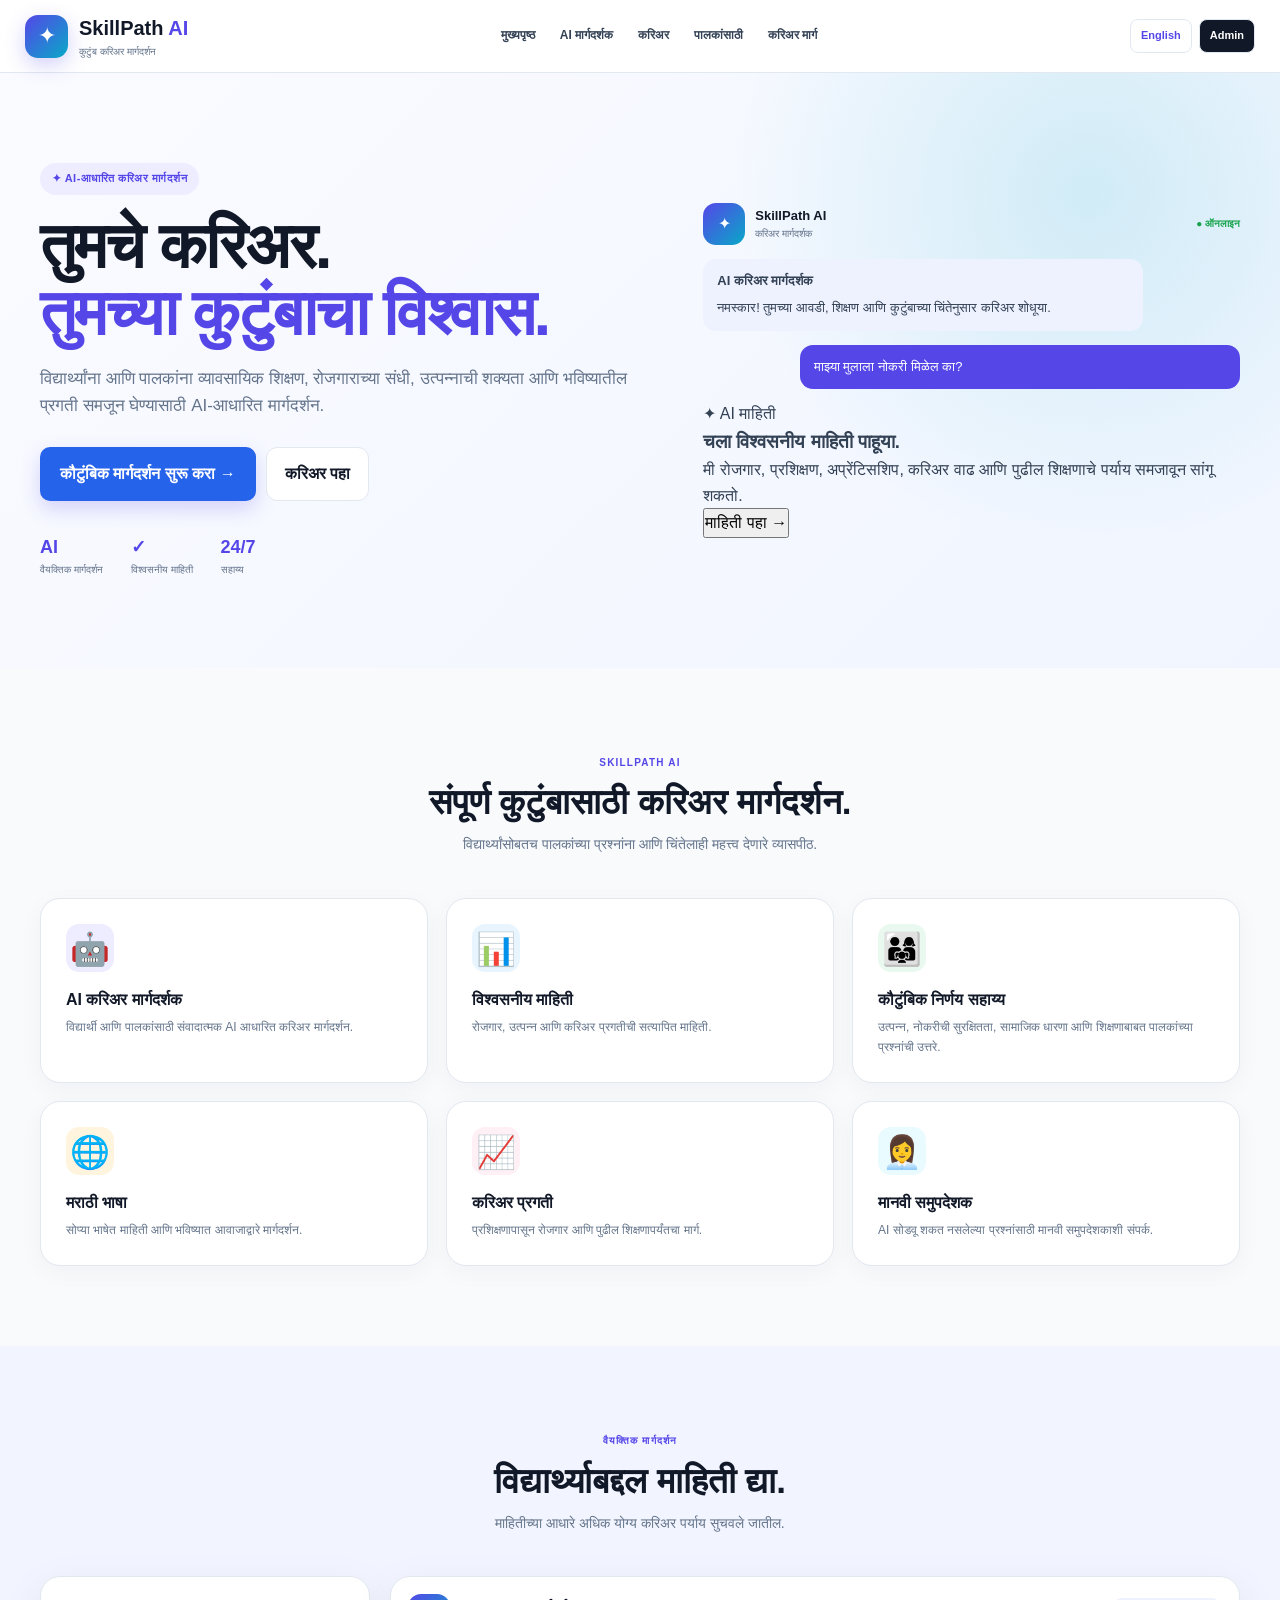
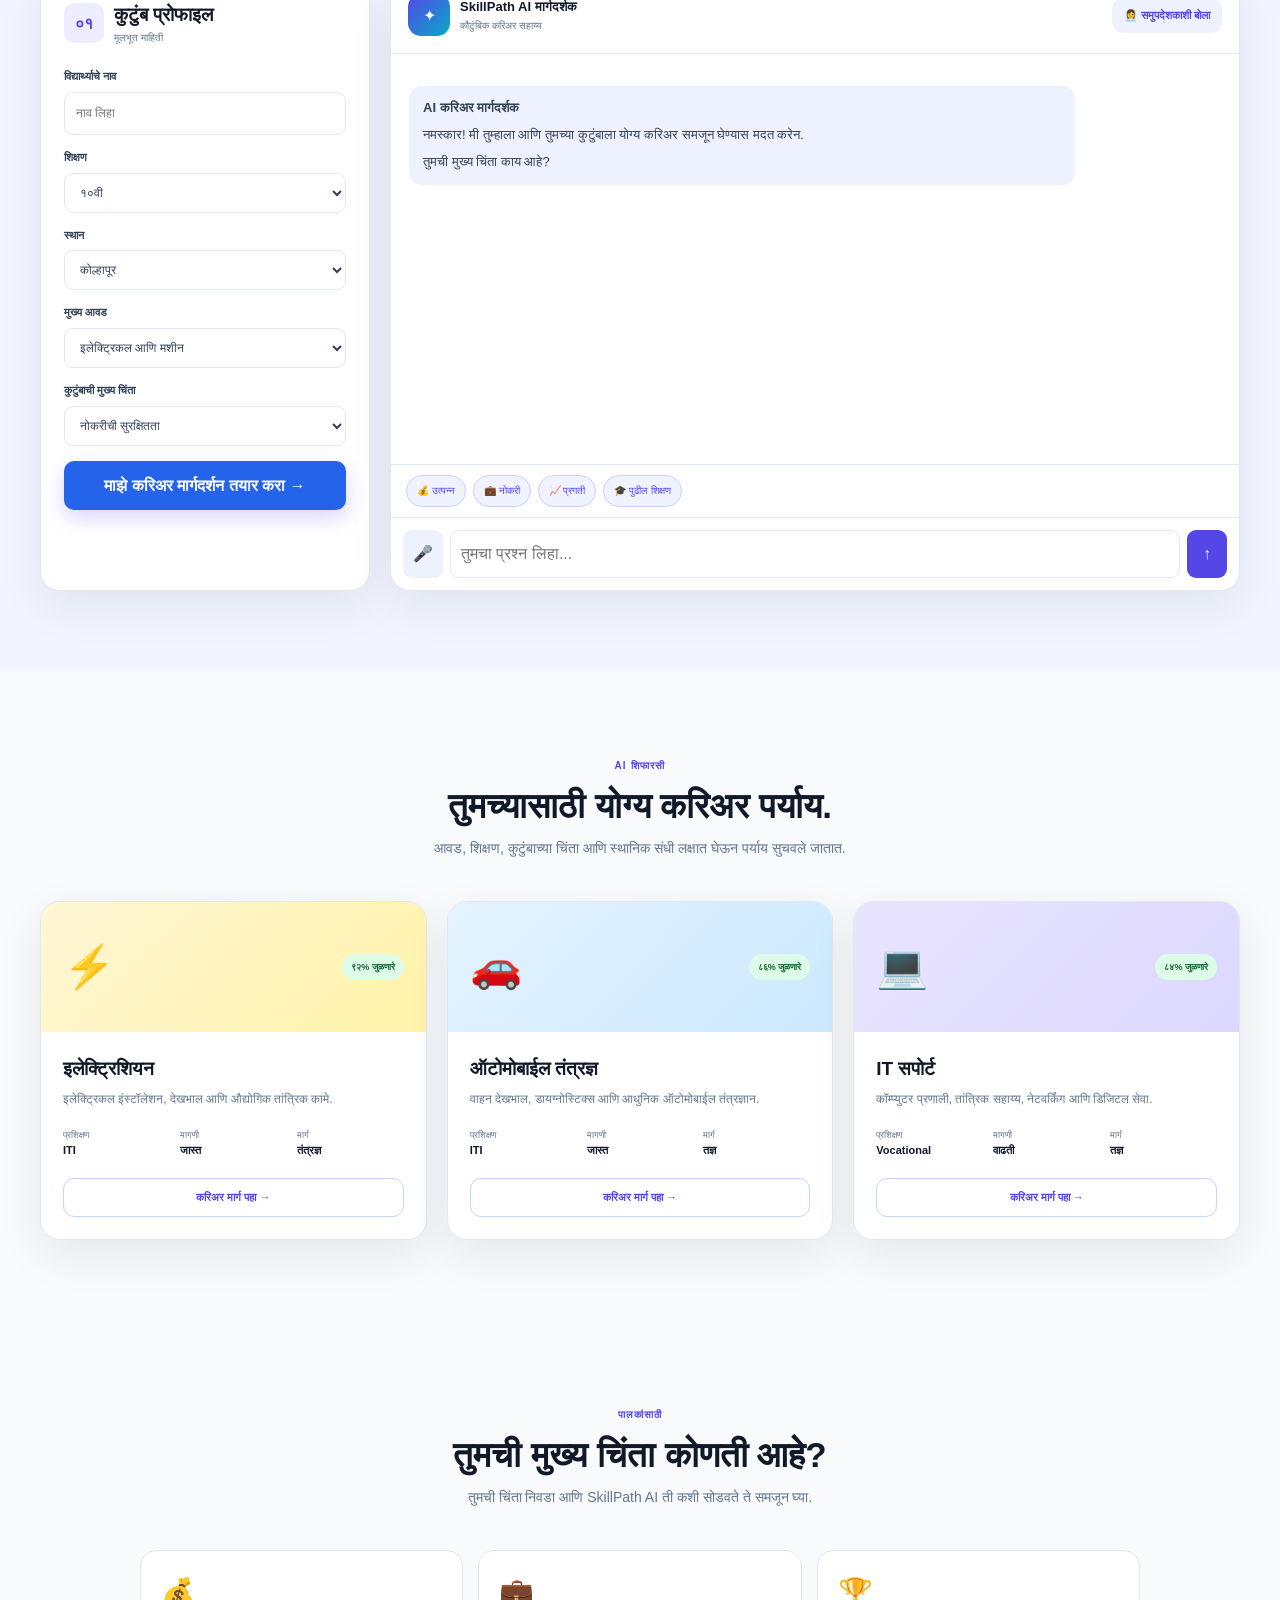
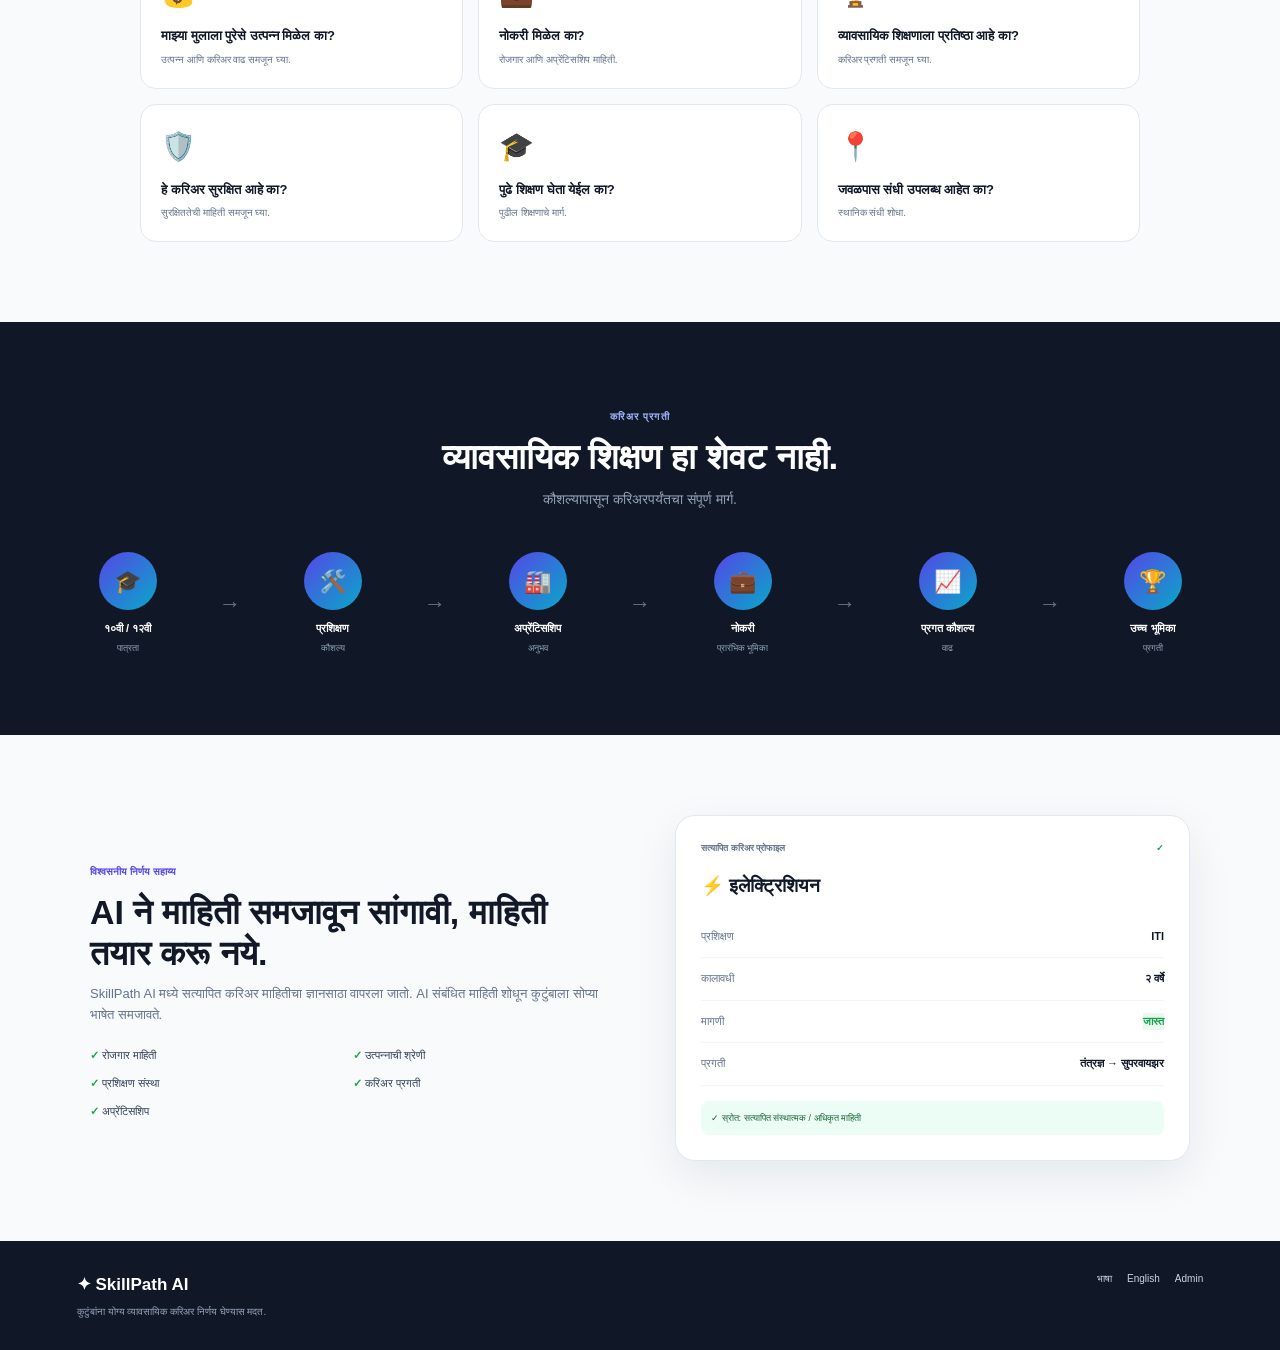
<file: SIH NEW 2/marathi.html>
<!DOCTYPE html>
<html lang="mr">

<head>

    <meta charset="UTF-8">
    <meta name="viewport" content="width=device-width, initial-scale=1.0">

    <title>SkillPath AI | मराठी</title>

    <link rel="stylesheet" href="style.css">

</head>

<body>

<header class="main-navbar">

    <div class="nav-inner">

        <a href="index.html" class="brand">

            <div class="brand-icon">✦</div>

            <div>
                <strong>SkillPath <span>AI</span></strong>
                <small>कुटुंब करिअर मार्गदर्शन</small>
            </div>

        </a>


        <nav>

            <a href="#home">मुख्यपृष्ठ</a>

            <a href="#counselling">AI मार्गदर्शक</a>

            <a href="#careers">करिअर</a>

            <a href="#parents">पालकांसाठी</a>

            <a href="#roadmap">करिअर मार्ग</a>

        </nav>


        <div class="nav-actions">

            <a href="english.html" class="language-switch">
                English
            </a>

            <a href="admin.html" class="admin-link">
                Admin
            </a>

        </div>

    </div>

</header>


<main>

<!-- ================= HERO ================= -->

<section class="hero-section" id="home">

    <div class="hero-container">

        <div class="hero-text">

            <div class="small-badge">
                ✦ AI-आधारित करिअर मार्गदर्शन
            </div>

            <h1>
                तुमचे करिअर.<br>
                <span>तुमच्या कुटुंबाचा विश्वास.</span>
            </h1>

            <p>
                विद्यार्थ्यांना आणि पालकांना व्यावसायिक शिक्षण,
                रोजगाराच्या संधी, उत्पन्नाची शक्यता आणि भविष्यातील
                प्रगती समजून घेण्यासाठी AI-आधारित मार्गदर्शन.
            </p>


            <div class="hero-buttons">

                <button
                    class="primary-btn"
                    onclick="startCounselling('marathi')">

                    कौटुंबिक मार्गदर्शन सुरू करा
                    <span>→</span>

                </button>

                <button
                    class="secondary-btn"
                    onclick="scrollToSection('careers')">

                    करिअर पहा

                </button>

            </div>


            <div class="trust-row">

                <div>
                    <strong>AI</strong>
                    <span>वैयक्तिक मार्गदर्शन</span>
                </div>

                <div>
                    <strong>✓</strong>
                    <span>विश्वसनीय माहिती</span>
                </div>

                <div>
                    <strong>24/7</strong>
                    <span>सहाय्य</span>
                </div>

            </div>

        </div>


        <div class="hero-ai-card">

            <div class="ai-card-header">

                <div class="ai-profile">

                    <div class="ai-avatar">
                        ✦
                    </div>

                    <div>
                        <strong>SkillPath AI</strong>
                        <small>करिअर मार्गदर्शक</small>
                    </div>

                </div>

                <span class="online">
                    ● ऑनलाइन
                </span>

            </div>


            <div class="chat-message ai-message">

                <strong>AI करिअर मार्गदर्शक</strong>

                <p>
                    नमस्कार! तुमच्या आवडी, शिक्षण आणि
                    कुटुंबाच्या चिंतेनुसार करिअर शोधूया.
                </p>

            </div>


            <div class="chat-message user-message">

                माझ्या मुलाला नोकरी मिळेल का?

            </div>


            <div class="ai-insight">

                <div class="insight-label">
                    ✦ AI माहिती
                </div>

                <h3>
                    चला विश्वसनीय माहिती पाहूया.
                </h3>

                <p>
                    मी रोजगार, प्रशिक्षण, अप्रेंटिसशिप,
                    करिअर वाढ आणि पुढील शिक्षणाचे पर्याय
                    समजावून सांगू शकतो.
                </p>

                <button onclick="showToast('विश्वसनीय करिअर माहिती उघडत आहे...')">
                    माहिती पहा →

                </button>

            </div>

        </div>

    </div>

</section>


<!-- ================= FEATURES ================= -->

<section class="features-section">

    <div class="section-title">

        <span>SKILLPATH AI</span>

        <h2>
            संपूर्ण कुटुंबासाठी करिअर मार्गदर्शन.
        </h2>

        <p>
            विद्यार्थ्यांसोबतच पालकांच्या प्रश्नांना आणि चिंतेलाही
            महत्त्व देणारे व्यासपीठ.
        </p>

    </div>


    <div class="feature-grid">

        <div class="feature-card">

            <div class="feature-icon purple">🤖</div>

            <h3>AI करिअर मार्गदर्शक</h3>

            <p>
                विद्यार्थी आणि पालकांसाठी संवादात्मक
                AI आधारित करिअर मार्गदर्शन.
            </p>

        </div>


        <div class="feature-card">

            <div class="feature-icon blue">📊</div>

            <h3>विश्वसनीय माहिती</h3>

            <p>
                रोजगार, उत्पन्न आणि करिअर प्रगतीची
                सत्यापित माहिती.
            </p>

        </div>


        <div class="feature-card">

            <div class="feature-icon green">👨‍👩‍👧</div>

            <h3>कौटुंबिक निर्णय सहाय्य</h3>

            <p>
                उत्पन्न, नोकरीची सुरक्षितता, सामाजिक धारणा
                आणि शिक्षणाबाबत पालकांच्या प्रश्नांची उत्तरे.
            </p>

        </div>


        <div class="feature-card">

            <div class="feature-icon orange">🌐</div>

            <h3>मराठी भाषा</h3>

            <p>
                सोप्या भाषेत माहिती आणि भविष्यात
                आवाजाद्वारे मार्गदर्शन.
            </p>

        </div>


        <div class="feature-card">

            <div class="feature-icon pink">📈</div>

            <h3>करिअर प्रगती</h3>

            <p>
                प्रशिक्षणापासून रोजगार आणि पुढील
                शिक्षणापर्यंतचा मार्ग.
            </p>

        </div>


        <div class="feature-card">

            <div class="feature-icon cyan">👩‍💼</div>

            <h3>मानवी समुपदेशक</h3>

            <p>
                AI सोडवू शकत नसलेल्या प्रश्नांसाठी
                मानवी समुपदेशकाशी संपर्क.
            </p>

        </div>

    </div>

</section>


<!-- ================= COUNSELLING ================= -->

<section class="counselling-section" id="counselling">

    <div class="section-title">

        <span>वैयक्तिक मार्गदर्शन</span>

        <h2>
            विद्यार्थ्याबद्दल माहिती द्या.
        </h2>

        <p>
            माहितीच्या आधारे अधिक योग्य करिअर पर्याय सुचवले जातील.
        </p>

    </div>


    <div class="counselling-layout">

        <div class="profile-panel">

            <div class="panel-heading">

                <div class="panel-number">०१</div>

                <div>
                    <h3>कुटुंब प्रोफाइल</h3>
                    <p>मूलभूत माहिती</p>
                </div>

            </div>


            <label>विद्यार्थ्याचे नाव</label>

            <input
                id="marathiName"
                type="text"
                placeholder="नाव लिहा">


            <label>शिक्षण</label>

            <select id="marathiEducation">

                <option>१०वी</option>

                <option>१२वी</option>

                <option>ITI</option>

                <option>डिप्लोमा</option>

            </select>


            <label>स्थान</label>

            <select id="marathiLocation">

                <option>कोल्हापूर</option>

                <option>सांगली</option>

                <option>सातारा</option>

                <option>पुणे</option>

                <option>इतर</option>

            </select>


            <label>मुख्य आवड</label>

            <select id="marathiInterest">

                <option>इलेक्ट्रिकल आणि मशीन</option>

                <option>कॉम्प्युटर आणि तंत्रज्ञान</option>

                <option>ऑटोमोबाईल</option>

                <option>आरोग्य सेवा</option>

                <option>बांधकाम</option>

                <option>डिझाइन</option>

            </select>


            <label>कुटुंबाची मुख्य चिंता</label>

            <select id="marathiConcern">

                <option>नोकरीची सुरक्षितता</option>

                <option>उत्पन्न</option>

                <option>सामाजिक प्रतिष्ठा</option>

                <option>सुरक्षितता</option>

                <option>पुढील शिक्षण</option>

            </select>


            <button
                class="primary-btn full"
                onclick="generateMarathiRecommendation()">

                माझे करिअर मार्गदर्शन तयार करा →

            </button>

        </div>


        <div class="counsellor-panel">

            <div class="counsellor-header">

                <div class="ai-profile">

                    <div class="ai-avatar">
                        ✦
                    </div>

                    <div>
                        <strong>SkillPath AI मार्गदर्शक</strong>
                        <small>कौटुंबिक करिअर सहाय्य</small>
                    </div>

                </div>

                <button
                    class="human-btn"
                    onclick="openCounsellor()">

                    👩‍💼 समुपदेशकाशी बोला

                </button>

            </div>


            <div
                class="conversation"
                id="marathiChat">

                <div class="chat-message ai-message">

                    <strong>AI करिअर मार्गदर्शक</strong>

                    <p>
                        नमस्कार! मी तुम्हाला आणि तुमच्या
                        कुटुंबाला योग्य करिअर समजून घेण्यास मदत करेन.
                    </p>

                    <p>
                        तुमची मुख्य चिंता काय आहे?
                    </p>

                </div>

            </div>


            <div class="quick-buttons">

                <button onclick="marathiQuickMessage('माझ्या मुलाला किती उत्पन्न मिळू शकते?')">
                    💰 उत्पन्न
                </button>

                <button onclick="marathiQuickMessage('माझ्या मुलाला नोकरी मिळेल का?')">
                    💼 नोकरी
                </button>

                <button onclick="marathiQuickMessage('या करिअरमध्ये प्रगती आहे का?')">
                    📈 प्रगती
                </button>

                <button onclick="marathiQuickMessage('पुढे शिक्षण घेता येईल का?')">
                    🎓 पुढील शिक्षण
                </button>

            </div>


            <div class="message-input">

                <button
                    class="voice-btn"
                    onclick="voiceInput('marathi')">

                    🎤

                </button>

                <input
                    id="marathiInput"
                    placeholder="तुमचा प्रश्न लिहा..."
                    onkeydown="if(event.key==='Enter') sendMarathiMessage()">

                <button
                    class="send-button"
                    onclick="sendMarathiMessage()">

                    ↑

                </button>

            </div>

        </div>

    </div>

</section>


<!-- ================= CAREERS ================= -->

<section class="careers-section" id="careers">

    <div class="section-title">

        <span>AI शिफारसी</span>

        <h2>
            तुमच्यासाठी योग्य करिअर पर्याय.
        </h2>

        <p>
            आवड, शिक्षण, कुटुंबाच्या चिंता आणि स्थानिक
            संधी लक्षात घेऊन पर्याय सुचवले जातात.
        </p>

    </div>


    <div class="career-grid">

        <article class="career-card-large">

            <div class="career-top electrical">

                <span class="career-emoji">⚡</span>

                <span class="match-badge">
                    ९२% जुळणारे
                </span>

            </div>

            <div class="career-content">

                <h3>इलेक्ट्रिशियन</h3>

                <p>
                    इलेक्ट्रिकल इंस्टॉलेशन, देखभाल आणि
                    औद्योगिक तांत्रिक कामे.
                </p>

                <div class="career-stats">

                    <div>
                        <small>प्रशिक्षण</small>
                        <strong>ITI</strong>
                    </div>

                    <div>
                        <small>मागणी</small>
                        <strong>जास्त</strong>
                    </div>

                    <div>
                        <small>मार्ग</small>
                        <strong>तंत्रज्ञ</strong>
                    </div>

                </div>

                <button
                    onclick="showCareerDetails('Electrician')"
                    class="outline-btn">

                    करिअर मार्ग पहा →

                </button>

            </div>

        </article>


        <article class="career-card-large">

            <div class="career-top automobile">

                <span class="career-emoji">🚗</span>

                <span class="match-badge">
                    ८६% जुळणारे
                </span>

            </div>

            <div class="career-content">

                <h3>ऑटोमोबाईल तंत्रज्ञ</h3>

                <p>
                    वाहन देखभाल, डायग्नोस्टिक्स आणि
                    आधुनिक ऑटोमोबाईल तंत्रज्ञान.
                </p>

                <div class="career-stats">

                    <div>
                        <small>प्रशिक्षण</small>
                        <strong>ITI</strong>
                    </div>

                    <div>
                        <small>मागणी</small>
                        <strong>जास्त</strong>
                    </div>

                    <div>
                        <small>मार्ग</small>
                        <strong>तज्ञ</strong>
                    </div>

                </div>

                <button
                    onclick="showCareerDetails('Automobile Technician')"
                    class="outline-btn">

                    करिअर मार्ग पहा →

                </button>

            </div>

        </article>


        <article class="career-card-large">

            <div class="career-top technology">

                <span class="career-emoji">💻</span>

                <span class="match-badge">
                    ८४% जुळणारे
                </span>

            </div>

            <div class="career-content">

                <h3>IT सपोर्ट</h3>

                <p>
                    कॉम्प्युटर प्रणाली, तांत्रिक सहाय्य,
                    नेटवर्किंग आणि डिजिटल सेवा.
                </p>

                <div class="career-stats">

                    <div>
                        <small>प्रशिक्षण</small>
                        <strong>Vocational</strong>
                    </div>

                    <div>
                        <small>मागणी</small>
                        <strong>वाढती</strong>
                    </div>

                    <div>
                        <small>मार्ग</small>
                        <strong>तज्ञ</strong>
                    </div>

                </div>

                <button
                    onclick="showCareerDetails('IT Support')"
                    class="outline-btn">

                    करिअर मार्ग पहा →

                </button>

            </div>

        </article>

    </div>

</section>


<!-- ================= PARENTS ================= -->

<section class="parent-section" id="parents">

    <div class="section-title">

        <span>पालकांसाठी</span>

        <h2>
            तुमची मुख्य चिंता कोणती आहे?
        </h2>

        <p>
            तुमची चिंता निवडा आणि SkillPath AI ती कशी सोडवते
            ते समजून घ्या.
        </p>

    </div>


    <div class="concern-grid">

        <button
            onclick="parentConcernMarathi('salary')"
            class="concern-card">

            <span>💰</span>

            <strong>माझ्या मुलाला पुरेसे उत्पन्न मिळेल का?</strong>

            <small>
                उत्पन्न आणि करिअर वाढ समजून घ्या.
            </small>

        </button>


        <button
            onclick="parentConcernMarathi('job')"
            class="concern-card">

            <span>💼</span>

            <strong>नोकरी मिळेल का?</strong>

            <small>
                रोजगार आणि अप्रेंटिसशिप माहिती.
            </small>

        </button>


        <button
            onclick="parentConcernMarathi('status')"
            class="concern-card">

            <span>🏆</span>

            <strong>व्यावसायिक शिक्षणाला प्रतिष्ठा आहे का?</strong>

            <small>
                करिअर प्रगती समजून घ्या.
            </small>

        </button>


        <button
            onclick="parentConcernMarathi('safety')"
            class="concern-card">

            <span>🛡️</span>

            <strong>हे करिअर सुरक्षित आहे का?</strong>

            <small>
                सुरक्षिततेची माहिती समजून घ्या.
            </small>

        </button>


        <button
            onclick="parentConcernMarathi('education')"
            class="concern-card">

            <span>🎓</span>

            <strong>पुढे शिक्षण घेता येईल का?</strong>

            <small>
                पुढील शिक्षणाचे मार्ग.
            </small>

        </button>


        <button
            onclick="parentConcernMarathi('local')"
            class="concern-card">

            <span>📍</span>

            <strong>जवळपास संधी उपलब्ध आहेत का?</strong>

            <small>
                स्थानिक संधी शोधा.
            </small>

        </button>

    </div>

</section>


<!-- ================= ROADMAP ================= -->

<section class="roadmap-section" id="roadmap">

    <div class="section-title light">

        <span>करिअर प्रगती</span>

        <h2>
            व्यावसायिक शिक्षण हा शेवट नाही.
        </h2>

        <p>
            कौशल्यापासून करिअरपर्यंतचा संपूर्ण मार्ग.
        </p>

    </div>


    <div class="career-roadmap">

        <div class="road-step">
            <div>🎓</div>
            <strong>१०वी / १२वी</strong>
            <small>पात्रता</small>
        </div>

        <span>→</span>

        <div class="road-step">
            <div>🛠️</div>
            <strong>प्रशिक्षण</strong>
            <small>कौशल्य</small>
        </div>

        <span>→</span>

        <div class="road-step">
            <div>🏭</div>
            <strong>अप्रेंटिसशिप</strong>
            <small>अनुभव</small>
        </div>

        <span>→</span>

        <div class="road-step">
            <div>💼</div>
            <strong>नोकरी</strong>
            <small>प्रारंभिक भूमिका</small>
        </div>

        <span>→</span>

        <div class="road-step">
            <div>📈</div>
            <strong>प्रगत कौशल्य</strong>
            <small>वाढ</small>
        </div>

        <span>→</span>

        <div class="road-step">
            <div>🏆</div>
            <strong>उच्च भूमिका</strong>
            <small>प्रगती</small>
        </div>

    </div>

</section>


<!-- ================= DATA ================= -->

<section class="data-section">

    <div class="data-container">

        <div class="data-text">

            <span>विश्वसनीय निर्णय सहाय्य</span>

            <h2>
                AI ने माहिती समजावून सांगावी,
                माहिती तयार करू नये.
            </h2>

            <p>
                SkillPath AI मध्ये सत्यापित करिअर माहितीचा
                ज्ञानसाठा वापरला जातो. AI संबंधित माहिती
                शोधून कुटुंबाला सोप्या भाषेत समजावते.
            </p>

            <div class="data-points">

                <div>
                    <span>✓</span>
                    रोजगार माहिती
                </div>

                <div>
                    <span>✓</span>
                    उत्पन्नाची श्रेणी
                </div>

                <div>
                    <span>✓</span>
                    प्रशिक्षण संस्था
                </div>

                <div>
                    <span>✓</span>
                    करिअर प्रगती
                </div>

                <div>
                    <span>✓</span>
                    अप्रेंटिसशिप
                </div>

            </div>

        </div>


        <div class="data-card">

            <div class="data-card-title">
                <span>सत्यापित करिअर प्रोफाइल</span>
                <b>✓</b>
            </div>

            <h3>⚡ इलेक्ट्रिशियन</h3>

            <div class="verified-row">
                <span>प्रशिक्षण</span>
                <strong>ITI</strong>
            </div>

            <div class="verified-row">
                <span>कालावधी</span>
                <strong>२ वर्षे</strong>
            </div>

            <div class="verified-row">
                <span>मागणी</span>
                <strong class="green">जास्त</strong>
            </div>

            <div class="verified-row">
                <span>प्रगती</span>
                <strong>तंत्रज्ञ → सुपरवायझर</strong>
            </div>

            <div class="source-note">
                ✓ स्रोत: सत्यापित संस्थात्मक / अधिकृत माहिती
            </div>

        </div>

    </div>

</section>


<footer class="main-footer">

    <div>

        <div class="footer-brand">
            ✦ SkillPath AI
        </div>

        <p>
            कुटुंबांना योग्य व्यावसायिक करिअर निर्णय घेण्यास मदत.
        </p>

    </div>

    <div class="footer-links">

        <a href="index.html">भाषा</a>

        <a href="english.html">English</a>

        <a href="admin.html">Admin</a>

    </div>

</footer>

</main>


<div class="modal" id="counsellorModal">

    <div class="modal-box">

        <button
            class="modal-close"
            onclick="closeCounsellor()">×</button>

        <div class="modal-icon">
            👩‍💼
        </div>

        <h2>मानवी समुपदेशकाशी संपर्क</h2>

        <p>
            तुमच्या प्रश्नासाठी वैयक्तिक मार्गदर्शन आवश्यक असल्यास
            समुपदेशन सत्राची विनंती करा.
        </p>

        <label>तुमचे नाव</label>

        <input
            id="callbackName"
            placeholder="नाव लिहा">

        <label>संपर्क पद्धत</label>

        <select>

            <option>फोन कॉल</option>
            <option>व्हिडिओ कॉल</option>
            <option>चॅट</option>

        </select>

        <label>मुख्य प्रश्न</label>

        <select>

            <option>करिअर निवड</option>
            <option>उत्पन्न आणि नोकरी</option>
            <option>प्रशिक्षण संस्था</option>
            <option>पुढील शिक्षण</option>

        </select>

        <button
            class="primary-btn full"
            onclick="requestCounsellingMarathi()">

            समुपदेशनाची विनंती करा

        </button>

    </div>

</div>



<div id="toast" class="toast"></div>


<script src="script.js"></script>

</body>
</html>
</file>
<file: SIH NEW 2/style.css>
/* ============================================================
   SKILLPATH AI
   GLOBAL DESIGN SYSTEM
   ============================================================ */

:root {

    --primary: #5546e8;
    --primary-dark: #3e32b6;

    --secondary: #08a9c7;

    --dark: #111827;
    --dark-2: #1e293b;

    --text: #334155;
    --muted: #64748b;

    --light: #f8fafc;
    --light-blue: #f2f5ff;

    --white: #ffffff;

    --border: #e2e8f0;

    --green: #16a34a;
    --orange: #f59e0b;
    --red: #dc2626;

    --shadow:
        0 15px 45px rgba(15, 23, 42, .08);

    --radius: 20px;

}


* {
    margin: 0;
    padding: 0;
    box-sizing: border-box;
}


html {
    scroll-behavior: smooth;
}


body {

    font-family:
        Inter,
        "Segoe UI",
        Arial,
        sans-serif;

    color: var(--text);

    background:
        #f8fafc;

    line-height: 1.6;

}


button,
input,
select {

    font: inherit;

}


button,
a {

    -webkit-tap-highlight-color:
        transparent;

}


a {

    text-decoration: none;
    color: inherit;

}


/* ============================================================
   LANDING PAGE
   ============================================================ */

.landing-page {

    min-height: 100vh;

    background:
        radial-gradient(
            circle at 85% 20%,
            rgba(8,169,199,.15),
            transparent 28%
        ),
        radial-gradient(
            circle at 10% 80%,
            rgba(85,70,232,.12),
            transparent 30%
        ),
        #f8faff;

}


.landing-nav {

    height: 76px;

    padding:
        0 6%;

    display:
        flex;

    justify-content:
        space-between;

    align-items:
        center;

    border-bottom:
        1px solid var(--border);

    background:
        rgba(255,255,255,.85);

    backdrop-filter:
        blur(15px);

}


.brand {

    display:
        flex;

    align-items:
        center;

    gap:
        11px;

}


.brand-icon {

    width:
        43px;

    height:
        43px;

    display:
        grid;

    place-items:
        center;

    color:
        white;

    border-radius:
        13px;

    font-size:
        22px;

    background:
        linear-gradient(
            135deg,
            var(--primary),
            var(--secondary)
        );

    box-shadow:
        0 7px 20px
        rgba(85,70,232,.25);

}


.brand strong {

    display:
        block;

    color:
        var(--dark);

    font-size:
        20px;

}


.brand strong span {

    color:
        var(--primary);

}


.brand small {

    display:
        block;

    color:
        var(--muted);

    font-size:
        10px;

}


.nav-admin {

    padding:
        9px 14px;

    border:
        1px solid var(--border);

    border-radius:
        9px;

    color:
        var(--dark);

    font-size:
        13px;

    font-weight:
        600;

}


.language-screen {

    min-height:
        calc(100vh - 76px);

    max-width:
        1250px;

    margin:
        auto;

    padding:
        70px 25px;

    display:
        grid;

    grid-template-columns:
        1fr 1fr;

    gap:
        80px;

    align-items:
        center;

}


.innovation-badge,
.small-badge {

    display:
        inline-block;

    padding:
        7px 12px;

    border-radius:
        30px;

    background:
        #eeedff;

    color:
        var(--primary);

    font-size:
        11px;

    font-weight:
        800;

    letter-spacing:
        .5px;

}


.landing-content h1 {

    margin:
        20px 0;

    color:
        var(--dark);

    font-size:
        clamp(43px,5vw,66px);

    line-height:
        1.06;

    letter-spacing:
        -2.5px;

}


.landing-content h1 span {

    color:
        var(--primary);

}


.landing-description {

    max-width:
        630px;

    color:
        var(--muted);

    font-size:
        17px;

}


.problem-points {

    display:
        grid;

    grid-template-columns:
        1fr 1fr;

    gap:
        10px;

    margin:
        25px 0 35px;

}


.problem-points div {

    display:
        flex;

    gap:
        8px;

    align-items:
        center;

    font-size:
        13px;

}


.problem-points span {

    color:
        var(--green);

    font-weight:
        800;

}


.choose-title {

    color:
        var(--dark);

    font-size:
        18px;

    margin-bottom:
        13px;

}


.language-cards {

    display:
        flex;

    gap:
        12px;

}


.language-card {

    flex:
        1;

    display:
        flex;

    align-items:
        center;

    gap:
        13px;

    padding:
        16px;

    border:
        1px solid var(--border);

    background:
        white;

    border-radius:
        16px;

    box-shadow:
        0 8px 25px
        rgba(15,23,42,.04);

    transition:
        .2s;

}


.language-card:hover {

    transform:
        translateY(-3px);

    border-color:
        var(--primary);

    box-shadow:
        var(--shadow);

}


.language-symbol {

    width:
        45px;

    height:
        45px;

    display:
        grid;

    place-items:
        center;

    border-radius:
        12px;

    background:
        #eef2ff;

    color:
        var(--primary);

    font-weight:
        800;

}


.language-card h3 {

    color:
        var(--dark);

    font-size:
        16px;

}


.language-card p {

    color:
        var(--muted);

    font-size:
        11px;

}


.language-arrow {

    margin-left:
        auto;

    color:
        var(--primary);

    font-weight:
        800;

}


.privacy-note {

    margin-top:
        17px;

    color:
        var(--muted);

    font-size:
        10px;

}


.landing-visual {

    position:
        relative;

}


.visual-glow {

    position:
        absolute;

    width:
        320px;

    height:
        320px;

    background:
        linear-gradient(
            135deg,
            rgba(85,70,232,.25),
            rgba(8,169,199,.18)
        );

    filter:
        blur(50px);

    top:
        50px;

    left:
        50px;

}


.ai-dashboard-card {

    position:
        relative;

    padding:
        24px;

    border:
        1px solid var(--border);

    border-radius:
        25px;

    background:
        rgba(255,255,255,.94);

    box-shadow:
        0 30px 70px
        rgba(15,23,42,.13);

}


.visual-header,
.ai-card-header {

    display:
        flex;

    align-items:
        center;

    justify-content:
        space-between;

}


.ai-profile {

    display:
        flex;

    gap:
        10px;

    align-items:
        center;

}


.ai-avatar {

    width:
        42px;

    height:
        42px;

    display:
        grid;

    place-items:
        center;

    border-radius:
        13px;

    color:
        white;

    background:
        linear-gradient(
            135deg,
            var(--primary),
            var(--secondary)
        );

}


.ai-profile strong,
.ai-profile small {

    display:
        block;

}


.ai-profile strong {

    color:
        var(--dark);

    font-size:
        13px;

}


.ai-profile small {

    color:
        var(--muted);

    font-size:
        10px;

}


.online,
.online-dot {

    color:
        var(--green);

    font-size:
        10px;

    font-weight:
        700;

}


.visual-message,
.chat-message {

    padding:
        12px 14px;

    border-radius:
        13px;

    margin-top:
        14px;

    font-size:
        13px;

}


.visual-message.ai,
.ai-message {

    background:
        #eef2ff;

}


.visual-message.user,
.user-message {

    background:
        var(--primary);

    color:
        white;

    margin-left:
        25px;

}


.visual-result {

    margin-top:
        15px;

    padding:
        18px;

    border:
        1px solid #dbeafe;

    background:
        linear-gradient(
            135deg,
            #f8faff,
            #effcff
        );

    border-radius:
        16px;

}


.result-top {

    display:
        flex;

    justify-content:
        space-between;

    font-size:
        10px;

    color:
        var(--muted);

}


.result-top strong {

    color:
        var(--green);

}


.visual-result h3 {

    margin:
        8px 0;

    color:
        var(--dark);

}


.result-grid {

    display:
        grid;

    grid-template-columns:
        repeat(3,1fr);

    gap:
        10px;

}


.result-grid small,
.result-grid strong {

    display:
        block;

}


.result-grid small {

    color:
        var(--muted);

    font-size:
        9px;

}


.result-grid strong {

    color:
        var(--dark);

    font-size:
        12px;

}


.visual-bottom {

    display:
        flex;

    justify-content:
        space-between;

    margin-top:
        18px;

    padding-top:
        15px;

    border-top:
        1px solid var(--border);

    color:
        var(--muted);

    font-size:
        9px;

}


/* ============================================================
   MAIN NAVBAR
   ============================================================ */

.main-navbar {

    position:
        sticky;

    top:
        0;

    z-index:
        1000;

    background:
        rgba(255,255,255,.94);

    backdrop-filter:
        blur(15px);

    border-bottom:
        1px solid var(--border);

}


.nav-inner {

    max-width:
        1300px;

    margin:
        auto;

    padding:
        12px 25px;

    display:
        flex;

    align-items:
        center;

    justify-content:
        space-between;

}


.nav-inner nav {

    display:
        flex;

    gap:
        5px;

}


.nav-inner nav a {

    padding:
        8px 10px;

    color:
        var(--text);

    font-size:
        12px;

    font-weight:
        600;

}


.nav-inner nav a:hover {

    color:
        var(--primary);

}


.nav-actions {

    display:
        flex;

    gap:
        7px;

    align-items:
        center;

}


.language-switch,
.admin-link {

    padding:
        7px 10px;

    border:
        1px solid var(--border);

    border-radius:
        8px;

    font-size:
        11px;

    font-weight:
        700;

}


.language-switch {

    color:
        var(--primary);

}


.admin-link {

    color:
        white;

    background:
        var(--dark);

}


/* ============================================================
   HERO
   ============================================================ */

.hero-section {

    padding:
        90px 25px;

    background:
        radial-gradient(
            circle at 85% 20%,
            rgba(8,169,199,.15),
            transparent 30%
        ),
        linear-gradient(
            135deg,
            #fafbff,
            #f0f5ff
        );

}


.hero-container {

    max-width:
        1200px;

    margin:
        auto;

    display:
        grid;

    grid-template-columns:
        1.05fr .95fr;

    gap:
        70px;

    align-items:
        center;

}


.hero-text h1 {

    margin:
        18px 0;

    color:
        var(--dark);

    font-size:
        clamp(42px,5vw,65px);

    line-height:
        1.05;

    letter-spacing:
        -2px;

}


.hero-text h1 span {

    color:
        var(--primary);

}


.hero-text > p {

    max-width:
        620px;

    color:
        var(--muted);

    font-size:
        17px;

}


.hero-buttons {

    display:
        flex;

    gap:
        10px;

    margin-top:
        28px;

}


.primary-btn,
.secondary-btn,
.outline-btn,
.human-btn {

    border:
        none;

    cursor:
        pointer;

    border-radius:
        11px;

    font-weight:
        700;

    transition:
        .2s;

}


.primary-btn {

    padding:
        13px 18px;

    color:
        white;

    background:
        linear-gradient(
            135deg,
            var(--primary),
            #6659f0
        );

    box-shadow:
        0 8px 20px
        rgba(85,70,232,.22);

}


.primary-btn:hover {

    transform:
        translateY(-2px);

}


.secondary-btn {

    padding:
        13px 18px;

    color:
        var(--dark);

    background:
        white;

    border:
        1px solid var(--border);

}


.full {

    width:
        100%;

    margin-top:
        15px;

}


.trust-row {

    display:
        flex;

    gap:
        28px;

    margin-top:
        32px;

}


.trust-row div {

    display:
        flex;

    flex-direction:
        column;

}


.trust-row strong {

    color:
        var(--primary);

    font-size:
        18px;

}


.trust-row span {

    color:
        var(--muted);

    font-size:
        10px;

}


/* ============================================================
   SECTIONS
   ============================================================ */

section {

    scroll-margin-top:
        75px;

}


.features-section,
.careers-section,
.parent-section,
.data-section {

    padding:
        80px 25px;

}


.section-title {

    max-width:
        750px;

    margin:
        0 auto 42px;

    text-align:
        center;

}


.section-title > span {

    color:
        var(--primary);

    font-size:
        10px;

    font-weight:
        800;

    letter-spacing:
        1.2px;

}


.section-title h2 {

    margin:
        8px 0 10px;

    color:
        var(--dark);

    font-size:
        35px;

    line-height:
        1.2;

}


.section-title p {

    color:
        var(--muted);

    font-size:
        14px;

}


/* ============================================================
   FEATURES
   ============================================================ */

.feature-grid {

    max-width:
        1200px;

    margin:
        auto;

    display:
        grid;

    grid-template-columns:
        repeat(3,1fr);

    gap:
        18px;

}


.feature-card {

    padding:
        25px;

    background:
        white;

    border:
        1px solid var(--border);

    border-radius:
        var(--radius);

    box-shadow:
        0 6px 25px
        rgba(15,23,42,.04);

}


.feature-icon {

    width:
        48px;

    height:
        48px;

    display:
        grid;

    place-items:
        center;

    border-radius:
        13px;

    font-size:
        21px;

    margin-bottom:
        15px;

}


.purple { background:#eeedff; }
.blue { background:#e8f5ff; }
.green { background:#e9f9ef; }
.orange { background:#fff5df; }
.pink { background:#fff0f6; }
.cyan { background:#e9fbff; }


.feature-card h3 {

    color:
        var(--dark);

    font-size:
        16px;

}


.feature-card p {

    margin-top:
        6px;

    color:
        var(--muted);

    font-size:
        12px;

}


/* ============================================================
   COUNSELLING
   ============================================================ */

.counselling-section {

    padding:
        80px 25px;

    background:
        #f2f5ff;

}


.counselling-layout {

    max-width:
        1200px;

    margin:
        auto;

    display:
        grid;

    grid-template-columns:
        330px 1fr;

    gap:
        20px;

}


.profile-panel,
.counsellor-panel {

    background:
        white;

    border:
        1px solid var(--border);

    border-radius:
        var(--radius);

    box-shadow:
        var(--shadow);

}


.profile-panel {

    padding:
        23px;

}


.panel-heading {

    display:
        flex;

    gap:
        10px;

    align-items:
        center;

    margin-bottom:
        22px;

}


.panel-number {

    width:
        40px;

    height:
        40px;

    display:
        grid;

    place-items:
        center;

    color:
        var(--primary);

    background:
        #eeedff;

    border-radius:
        10px;

    font-weight:
        800;

}


.panel-heading h3 {

    color:
        var(--dark);

}


.panel-heading p {

    color:
        var(--muted);

    font-size:
        10px;

}


.profile-panel label {

    display:
        block;

    margin:
        14px 0 6px;

    color:
        var(--text);

    font-size:
        11px;

    font-weight:
        700;

}


.profile-panel input,
.profile-panel select,
.modal-box input,
.modal-box select {

    width:
        100%;

    padding:
        11px;

    border:
        1px solid var(--border);

    border-radius:
        9px;

    outline:
        none;

    background:
        white;

    color:
        var(--text);

    font-size:
        12px;

}


.profile-panel input:focus,
.profile-panel select:focus {

    border-color:
        var(--primary);

}


.counsellor-panel {

    overflow:
        hidden;

}


.counsellor-header {

    padding:
        17px;

    border-bottom:
        1px solid var(--border);

    display:
        flex;

    align-items:
        center;

    justify-content:
        space-between;

}


.human-btn {

    padding:
        9px 12px;

    color:
        var(--primary);

    background:
        #eef2ff;

    font-size:
        11px;

}


.conversation {

    height:
        410px;

    overflow-y:
        auto;

    padding:
        18px;

}


.chat-message {

    max-width:
        82%;

    margin-bottom:
        12px;

}


.chat-message p {

    margin-top:
        6px;

}


.user-message {

    margin-left:
        auto;

}


.quick-buttons {

    padding:
        10px 15px;

    display:
        flex;

    flex-wrap:
        wrap;

    gap:
        7px;

    border-top:
        1px solid var(--border);

}


.quick-buttons button {

    padding:
        7px 10px;

    border:
        1px solid #c7d2fe;

    border-radius:
        20px;

    background:
        #f0f2ff;

    color:
        var(--primary);

    cursor:
        pointer;

    font-size:
        10px;

}


.message-input {

    padding:
        12px;

    display:
        flex;

    gap:
        7px;

    border-top:
        1px solid var(--border);

}


.message-input input {

    flex:
        1;

    border:
        1px solid var(--border);

    border-radius:
        9px;

    padding:
        10px;

    outline:
        none;

}


.voice-btn,
.send-button {

    border:
        none;

    width:
        40px;

    border-radius:
        9px;

    cursor:
        pointer;

}


.voice-btn {

    background:
        #eef2ff;

}


.send-button {

    color:
        white;

    background:
        var(--primary);

}


/* ============================================================
   CAREERS
   ============================================================ */

.career-grid {

    max-width:
        1200px;

    margin:
        auto;

    display:
        grid;

    grid-template-columns:
        repeat(3,1fr);

    gap:
        20px;

}


.career-card-large {

    background:
        white;

    border:
        1px solid var(--border);

    border-radius:
        20px;

    overflow:
        hidden;

    box-shadow:
        var(--shadow);

    transition:
        .2s;

}


.career-card-large:hover {

    transform:
        translateY(-5px);

}


.career-top {

    height:
        130px;

    padding:
        22px;

    display:
        flex;

    align-items:
        center;

    justify-content:
        space-between;

}


.electrical {

    background:
        linear-gradient(
            135deg,
            #fff7d6,
            #fff2a8
        );

}


.automobile {

    background:
        linear-gradient(
            135deg,
            #e4f3ff,
            #cce9ff
        );

}


.technology {

    background:
        linear-gradient(
            135deg,
            #e9e5ff,
            #dcd7ff
        );

}


.career-emoji {

    font-size:
        42px;

}


.match-badge {

    padding:
        6px 9px;

    border-radius:
        20px;

    color:
        #166534;

    background:
        #dcfce7;

    font-size:
        9px;

    font-weight:
        800;

}


.career-content {

    padding:
        22px;

}


.career-content h3 {

    color:
        var(--dark);

    font-size:
        19px;

}


.career-content > p {

    margin:
        6px 0 18px;

    color:
        var(--muted);

    font-size:
        12px;

}


.career-stats {

    display:
        grid;

    grid-template-columns:
        repeat(3,1fr);

    gap:
        10px;

    margin-bottom:
        18px;

}


.career-stats small,
.career-stats strong {

    display:
        block;

}


.career-stats small {

    color:
        var(--muted);

    font-size:
        9px;

}


.career-stats strong {

    color:
        var(--dark);

    font-size:
        11px;

}


.outline-btn {

    width:
        100%;

    padding:
        10px;

    background:
        white;

    color:
        var(--primary);

    border:
        1px solid #c7d2fe;

    font-size:
        11px;

}


/* ============================================================
   PARENT SECTION
   ============================================================ */

.parent-section {

    background:
        #f8fafc;

}


.concern-grid {

    max-width:
        1000px;

    margin:
        auto;

    display:
        grid;

    grid-template-columns:
        repeat(3,1fr);

    gap:
        15px;

}


.concern-card {

    text-align:
        left;

    padding:
        20px;

    border:
        1px solid var(--border);

    border-radius:
        16px;

    background:
        white;

    cursor:
        pointer;

    transition:
        .2s;

}


.concern-card:hover {

    border-color:
        var(--primary);

    transform:
        translateY(-3px);

}


.concern-card span {

    display:
        block;

    margin-bottom:
        10px;

    font-size:
        28px;

}


.concern-card strong,
.concern-card small {

    display:
        block;

}


.concern-card strong {

    color:
        var(--dark);

    font-size:
        13px;

}


.concern-card small {

    margin-top:
        5px;

    color:
        var(--muted);

    font-size:
        10px;

}


/* ============================================================
   ROADMAP
   ============================================================ */

.roadmap-section {

    padding:
        80px 25px;

    color:
        white;

    background:
        #101827;

}


.light h2 {

    color:
        white;

}


.light p {

    color:
        #94a3b8;

}


.light span {

    color:
        #a5b4fc;

}


.career-roadmap {

    max-width:
        1150px;

    margin:
        auto;

    display:
        flex;

    align-items:
        center;

    justify-content:
        space-between;

    gap:
        8px;

    overflow-x:
        auto;

}


.road-step {

    min-width:
        125px;

    text-align:
        center;

}


.road-step div {

    width:
        58px;

    height:
        58px;

    margin:
        auto auto 10px;

    display:
        grid;

    place-items:
        center;

    border-radius:
        50%;

    background:
        linear-gradient(
            135deg,
            var(--primary),
            var(--secondary)
        );

    font-size:
        22px;

}


.road-step strong,
.road-step small {

    display:
        block;

}


.road-step strong {

    font-size:
        11px;

}


.road-step small {

    margin-top:
        3px;

    color:
        #94a3b8;

    font-size:
        9px;

}


.career-roadmap > span {

    color:
        #64748b;

    font-size:
        22px;

}


/* ============================================================
   DATA SECTION
   ============================================================ */

.data-container {

    max-width:
        1100px;

    margin:
        auto;

    display:
        grid;

    grid-template-columns:
        1fr 1fr;

    gap:
        70px;

    align-items:
        center;

}


.data-text > span {

    color:
        var(--primary);

    font-size:
        10px;

    font-weight:
        800;

}


.data-text h2 {

    margin:
        10px 0;

    color:
        var(--dark);

    font-size:
        34px;

    line-height:
        1.2;

}


.data-text > p {

    color:
        var(--muted);

    font-size:
        13px;

}


.data-points {

    margin-top:
        22px;

    display:
        grid;

    grid-template-columns:
        1fr 1fr;

    gap:
        10px;

}


.data-points div {

    color:
        var(--text);

    font-size:
        11px;

}


.data-points span {

    color:
        var(--green);

    font-weight:
        800;

}


.data-card {

    padding:
        25px;

    border:
        1px solid var(--border);

    border-radius:
        20px;

    background:
        white;

    box-shadow:
        var(--shadow);

}


.data-card-title {

    display:
        flex;

    justify-content:
        space-between;

    color:
        var(--muted);

    font-size:
        9px;

    font-weight:
        800;

}


.data-card-title b {

    color:
        var(--green);

}


.data-card h3 {

    margin:
        15px 0;

    color:
        var(--dark);

}


.verified-row {

    display:
        flex;

    justify-content:
        space-between;

    padding:
        12px 0;

    border-bottom:
        1px solid #f1f5f9;

    font-size:
        11px;

}


.verified-row span {

    color:
        var(--muted);

}


.verified-row strong {

    color:
        var(--dark);

}


.green {

    color:
        var(--green) !important;

}


.source-note {

    margin-top:
        15px;

    padding:
        10px;

    border-radius:
        8px;

    background:
        #ecfdf5;

    color:
        #166534;

    font-size:
        9px;

}


/* ============================================================
   FOOTER
   ============================================================ */

.main-footer {

    padding:
        30px 6%;

    color:
        white;

    background:
        #101827;

    display:
        flex;

    justify-content:
        space-between;

    gap:
        20px;

}


.footer-brand {

    font-size:
        17px;

    font-weight:
        800;

}


.main-footer p {

    margin-top:
        5px;

    color:
        #94a3b8;

    font-size:
        10px;

}


.footer-links {

    display:
        flex;

    gap:
        15px;

}


.footer-links a {

    color:
        #cbd5e1;

    font-size:
        10px;

}


/* ============================================================
   MODAL
   ============================================================ */

.modal {

    position:
        fixed;

    inset:
        0;

    z-index:
        3000;

    display:
        none;

    align-items:
        center;

    justify-content:
        center;

    padding:
        20px;

    background:
        rgba(15,23,42,.65);

}


.modal.show {

    display:
        flex;

}


.modal-box {

    position:
        relative;

    width:
        100%;

    max-width:
        450px;

    padding:
        30px;

    border-radius:
        22px;

    background:
        white;

    box-shadow:
        0 30px 80px
        rgba(0,0,0,.2);

}


.modal-close {

    position:
        absolute;

    right:
        18px;

    top:
        13px;

    border:
        none;

    background:
        none;

    font-size:
        25px;

    cursor:
        pointer;

}


.modal-icon {

    width:
        50px;

    height:
        50px;

    display:
        grid;

    place-items:
        center;

    border-radius:
        14px;

    background:
        #eef2ff;

    font-size:
        24px;

}


.modal-box h2 {

    margin:
        15px 0 5px;

    color:
        var(--dark);

}


.modal-box p {

    margin-bottom:
        18px;

    color:
        var(--muted);

    font-size:
        12px;

}


.modal-box label {

    display:
        block;

    margin:
        10px 0 5px;

    color:
        var(--text);

    font-size:
        11px;

    font-weight:
        700;

}


/* ============================================================
   TOAST
   ============================================================ */

.toast {

    position:
        fixed;

    bottom:
        25px;

    right:
        25px;

    z-index:
        5000;

    max-width:
        400px;

    padding:
        13px 17px;

    border-radius:
        10px;

    color:
        white;

    background:
        #111827;

    box-shadow:
        var(--shadow);

    font-size:
        12px;

    opacity:
        0;

    pointer-events:
        none;

    transform:
        translateY(10px);

    transition:
        .25s;

}


.toast.show {

    opacity:
        1;

    transform:
        translateY(0);

}


/* ============================================================
   ADMIN DASHBOARD
   ============================================================ */

.admin-page {

    background:
        #f4f7fb;

}


.admin-navbar {

    height:
        72px;

    padding:
        0 25px;

    display:
        flex;

    align-items:
        center;

    justify-content:
        space-between;

    background:
        white;

    border-bottom:
        1px solid var(--border);

}


.admin-nav-right {

    display:
        flex;

    align-items:
        center;

    gap:
        20px;

}


.admin-nav-right a {

    padding:
        8px 12px;

    border:
        1px solid var(--border);

    border-radius:
        8px;

    font-size:
        11px;

}


.admin-status {

    color:
        var(--green);

    font-size:
        11px;

    font-weight:
        700;

}


.admin-layout {

    display:
        flex;

    min-height:
        calc(100vh - 72px);

}


.admin-sidebar {

    width:
        230px;

    flex-shrink:
        0;

    padding:
        25px 15px;

    background:
        #111827;

}


.sidebar-label {

    margin:
        14px 10px 7px;

    color:
        #64748b;

    font-size:
        9px;

    font-weight:
        800;

    letter-spacing:
        1px;

}


.sidebar-item {

    width:
        100%;

    display:
        flex;

    align-items:
        center;

    gap:
        10px;

    padding:
        11px 12px;

    margin-bottom:
        4px;

    border:
        none;

    border-radius:
        8px;

    color:
        #94a3b8;

    background:
        transparent;

    text-align:
        left;

    cursor:
        pointer;

    font-size:
        11px;

}


.sidebar-item:hover,
.sidebar-item.active {

    color:
        white;

    background:
        rgba(255,255,255,.08);

}


.admin-main {

    flex:
        1;

    padding:
        35px;

    max-width:
        1500px;

}


.admin-heading {

    display:
        flex;

    justify-content:
        space-between;

    align-items:
        flex-start;

    margin-bottom:
        28px;

}


.admin-heading > div:first-child > span {

    color:
        var(--primary);

    font-size:
        9px;

    font-weight:
        800;

    letter-spacing:
        1px;

}


.admin-heading h1 {

    margin:
        5px 0;

    color:
        var(--dark);

    font-size:
        29px;

}


.admin-heading p {

    color:
        var(--muted);

    font-size:
        12px;

}


.date-box {

    padding:
        10px 14px;

    border:
        1px solid var(--border);

    border-radius:
        9px;

    color:
        var(--muted);

    background:
        white;

    font-size:
        9px;

}


.date-box strong {

    color:
        var(--dark);

}


.admin-stat-grid {

    display:
        grid;

    grid-template-columns:
        repeat(4,1fr);

    gap:
        15px;

    margin-bottom:
        20px;

}


.admin-stat {

    position:
        relative;

    padding:
        20px;

    background:
        white;

    border:
        1px solid var(--border);

    border-radius:
        15px;

}


.stat-icon {

    width:
        38px;

    height:
        38px;

    display:
        grid;

    place-items:
        center;

    border-radius:
        10px;

    margin-bottom:
        13px;

}


.admin-stat > span {

    display:
        block;

    color:
        var(--muted);

    font-size:
        10px;

}


.admin-stat > strong {

    display:
        block;

    margin:
        4px 0;

    color:
        var(--dark);

    font-size:
        27px;

}


.admin-stat small {

    font-size:
        9px;

    color:
        var(--muted);

}


.positive {

    color:
        var(--green) !important;

}


.negative {

    color:
        var(--red) !important;

}


.admin-dashboard-grid {

    display:
        grid;

    grid-template-columns:
        1fr 1fr;

    gap:
        18px;

}


.admin-panel {

    padding:
        22px;

    border:
        1px solid var(--border);

    border-radius:
        16px;

    background:
        white;

}


.panel-top {

    display:
        flex;

    justify-content:
        space-between;

    align-items:
        flex-start;

    margin-bottom:
        22px;

}


.panel-top span {

    color:
        var(--primary);

    font-size:
        8px;

    font-weight:
        800;

    letter-spacing:
        .8px;

}


.panel-top h2 {

    margin-top:
        3px;

    color:
        var(--dark);

    font-size:
        17px;

}


.filter-button {

    padding:
        7px 10px;

    border:
        1px solid var(--border);

    border-radius:
        7px;

    color:
        var(--muted);

    background:
        white;

    cursor:
        pointer;

    font-size:
        9px;

}


.analytics-bar {

    margin-bottom:
        18px;

}


.bar-title {

    display:
        flex;

    justify-content:
        space-between;

    font-size:
        11px;

}


.bar-title strong {

    color:
        var(--dark);

}


.large-bar {

    height:
        8px;

    margin:
        6px 0 4px;

    overflow:
        hidden;

    border-radius:
        20px;

    background:
        #e2e8f0;

}


.large-bar div {

    height:
        100%;

    border-radius:
        inherit;

    background:
        linear-gradient(
            90deg,
            var(--primary),
            var(--secondary)
        );

}


.analytics-bar small {

    color:
        var(--muted);

    font-size:
        8px;

}


.sentiment-chart {

    display:
        flex;

    align-items:
        center;

    gap:
        40px;

}


.sentiment-circle {

    width:
        145px;

    height:
        145px;

    display:
        flex;

    flex-direction:
        column;

    align-items:
        center;

    justify-content:
        center;

    border:
        16px solid #d9f99d;

    border-right-color:
        #fef08a;

    border-bottom-color:
        #fecaca;

    border-radius:
        50%;

}


.sentiment-circle strong {

    color:
        var(--dark);

    font-size:
        27px;

}


.sentiment-circle span {

    color:
        var(--muted);

    font-size:
        9px;

}


.sentiment-list > div {

    display:
        flex;

    align-items:
        center;

    gap:
        7px;

    margin:
        10px 0;

    color:
        var(--text);

    font-size:
        10px;

}


.sentiment-list strong {

    margin-left:
        auto;

}


.dot {

    width:
        8px;

    height:
        8px;

    border-radius:
        50%;

}


.green-dot { background:#22c55e; }
.yellow-dot { background:#eab308; }
.red-dot { background:#ef4444; }


.sentiment-message {

    margin-top:
        18px;

    padding:
        12px;

    border-radius:
        9px;

    background:
        #ecfdf5;

}


.sentiment-message strong {

    color:
        #166534;

    font-size:
        10px;

}


.sentiment-message p {

    margin-top:
        3px;

    color:
        #166534;

    font-size:
        9px;

}


.location-row {

    display:
        grid;

    grid-template-columns:
        110px 1fr 35px;

    gap:
        10px;

    align-items:
        center;

    margin:
        17px 0;

}


.location-row strong {

    color:
        var(--dark);

    font-size:
        10px;

}


.location-row small {

    display:
        block;

    color:
        var(--muted);

    font-size:
        8px;

}


.location-progress {

    height:
        7px;

    overflow:
        hidden;

    border-radius:
        20px;

    background:
        #e2e8f0;

}


.location-progress div {

    height:
        100%;

    border-radius:
        inherit;

    background:
        linear-gradient(
            90deg,
            var(--primary),
            var(--secondary)
        );

}


.outcome-row {

    display:
        grid;

    grid-template-columns:
        38px 1fr 40px;

    gap:
        10px;

    align-items:
        center;

    padding:
        10px 0;

    border-bottom:
        1px solid #f1f5f9;

}


.outcome-icon {

    width:
        32px;

    height:
        32px;

    display:
        grid;

    place-items:
        center;

    border-radius:
        9px;

    font-size:
        12px;

}


.green-bg { background:#dcfce7; }
.blue-bg { background:#dbeafe; }
.orange-bg { background:#fef3c7; }
.red-bg { background:#fee2e2; }


.outcome-row strong {

    color:
        var(--dark);

    font-size:
        10px;

}


.outcome-row small {

    display:
        block;

    color:
        var(--muted);

    font-size:
        8px;

}


.outcome-row > strong:last-child {

    text-align:
        right;

}


.admin-alert {

    margin:
        18px 0;

    padding:
        17px;

    display:
        flex;

    align-items:
        center;

    gap:
        15px;

    border:
        1px solid #fde68a;

    border-radius:
        15px;

    background:
        #fffbeb;

}


.alert-icon {

    width:
        38px;

    height:
        38px;

    display:
        grid;

    place-items:
        center;

    border-radius:
        10px;

    background:
        #fef3c7;

}


.admin-alert strong {

    color:
        #92400e;

    font-size:
        11px;

}


.admin-alert p {

    margin-top:
        2px;

    color:
        #92400e;

    font-size:
        9px;

}


.admin-alert button {

    margin-left:
        auto;

    padding:
        9px 12px;

    border:
        none;

    border-radius:
        8px;

    color:
        white;

    background:
        #d97706;

    cursor:
        pointer;

    font-size:
        9px;

}


.recent-panel {

    grid-column:
        1 / -1;

}


.table-wrapper {

    overflow-x:
        auto;

}


.admin-table {

    width:
        100%;

    border-collapse:
        collapse;

}


.admin-table th,
.admin-table td {

    padding:
        12px;

    text-align:
        left;

    border-bottom:
        1px solid var(--border);

    font-size:
        10px;

}


.admin-table th {

    color:
        var(--muted);

    font-size:
        8px;

    text-transform:
        uppercase;

}


.admin-table td {

    color:
        var(--text);

}


.sentiment-pill,
.status-pill {

    display:
        inline-block;

    padding:
        4px 7px;

    border-radius:
        20px;

    font-size:
        8px;

    font-weight:
        700;

}


.positive-pill {

    color:
        #166534;

    background:
        #dcfce7;

}


.neutral-pill {

    color:
        #854d0e;

    background:
        #fef9c3;

}


.status-pill {

    color:
        #166534;

    background:
        #dcfce7;

}


.warning-status {

    color:
        #92400e;

    background:
        #fef3c7;

}


/* ============================================================
   EXTRA COMPONENTS
   ============================================================ */

.ai-recommendation-box {

    margin-top:
        10px;

    padding:
        10px;

    border-radius:
        9px;

    background:
        rgba(255,255,255,.65);

    border:
        1px solid rgba(99,102,241,.15);

}


.inline-action {

    padding:
        8px 11px;

    border:
        none;

    border-radius:
        8px;

    color:
        white;

    background:
        var(--primary);

    cursor:
        pointer;

    font-size:
        10px;

}


/* ============================================================
   RESPONSIVE
   ============================================================ */

@media(max-width:1000px) {

    .language-screen,
    .hero-container,
    .data-container {

        grid-template-columns:
            1fr;

    }


    .feature-grid,
    .career-grid {

        grid-template-columns:
            repeat(2,1fr);

    }


    .nav-inner nav {

        display:
            none;

    }


    .admin-sidebar {

        width:
            70px;

    }


    .sidebar-item {

        justify-content:
            center;

    }


    .sidebar-item span {

        font-size:
            16px;

    }


    .sidebar-item {

        font-size:
            0;

    }


    .sidebar-label {

        display:
            none;

    }


    .admin-stat-grid {

        grid-template-columns:
            repeat(2,1fr);

    }

}


@media(max-width:700px) {

    .landing-nav {

        padding:
            0 18px;

    }


    .language-screen {

        padding:
            45px 18px;

    }


    .language-cards {

        flex-direction:
            column;

    }


    .problem-points {

        grid-template-columns:
            1fr;

    }


    .hero-section,
    .features-section,
    .counselling-section,
    .careers-section,
    .parent-section,
    .data-section,
    .roadmap-section {

        padding:
            60px 18px;

    }


    .hero-buttons {

        flex-direction:
            column;

    }


    .hero-buttons button {

        width:
            100%;

    }


    .trust-row {

        gap:
            15px;

    }


    .feature-grid,
    .career-grid,
    .concern-grid,
    .counselling-layout,
    .data-container {

        grid-template-columns:
            1fr;

    }


    .result-grid {

        grid-template-columns:
            1fr;

    }


    .main-footer {

        flex-direction:
            column;

    }


    .admin-layout {

        display:
            block;

    }


    .admin-sidebar {

        display:
            none;

    }


    .admin-main {

        padding:
            20px 15px;

    }


    .admin-stat-grid,
    .admin-dashboard-grid {

        grid-template-columns:
            1fr;

    }


    .admin-heading {

        flex-direction:
            column;

        gap:
            15px;

    }


    .admin-alert {

        align-items:
            flex-start;

        flex-direction:
            column;

    }


    .admin-alert button {

        margin-left:
            0;

    }

}


@media(max-width:450px) {

    .landing-content h1,
    .hero-text h1 {

        font-size:
            39px;

    }


    .section-title h2 {

        font-size:
            28px;

    }


    .trust-row {

        flex-wrap:
            wrap;

    }


    .admin-navbar {

        padding:
            0 15px;

    }


    .admin-nav-right {

        gap:
            7px;

    }


    .admin-status {

        display:
            none;

    }

}
/* =========================
   ADMIN DASHBOARD
========================= */

.admin-layout {
    display: flex;
    min-height: calc(100vh - 70px);
    background: #f5f7fb;
}

.sidebar {
    width: 250px;
    background: #111827;
    color: white;
    padding: 25px 15px;
    flex-shrink: 0;
}

.sidebar h3 {
    padding: 0 15px 20px;
    margin: 0;
}

.sidebar a {
    display: block;
    color: #d1d5db;
    text-decoration: none;
    padding: 13px 15px;
    margin: 5px 0;
    border-radius: 10px;
    transition: 0.2s;
}

.sidebar a:hover,
.sidebar a.active {
    background: #2563eb;
    color: white;
}

.sidebar hr {
    border: 0;
    border-top: 1px solid #374151;
    margin: 20px 5px;
}

.admin-content {
    flex: 1;
    padding: 35px;
    overflow-x: auto;
}

.page-heading {
    display: flex;
    justify-content: space-between;
    align-items: center;
    margin-bottom: 30px;
}

.page-heading h1 {
    margin-bottom: 5px;
}

.stats-grid {
    display: grid;
    grid-template-columns: repeat(4, 1fr);
    gap: 20px;
    margin: 25px 0;
}

.stat-card {
    background: white;
    padding: 22px;
    border-radius: 16px;
    box-shadow: 0 5px 20px rgba(0,0,0,0.06);
}

.stat-card h3 {
    font-size: 30px;
    margin: 8px 0;
}

.stat-icon {
    font-size: 28px;
}

.positive {
    color: #16a34a;
}

.negative {
    color: #dc2626;
}

.admin-section {
    background: white;
    padding: 25px;
    margin-top: 25px;
    border-radius: 16px;
    box-shadow: 0 5px 20px rgba(0,0,0,0.05);
}

.admin-card-grid {
    display: grid;
    grid-template-columns: repeat(3, 1fr);
    gap: 20px;
    margin-top: 20px;
}

.admin-feature-card {
    display: block;
    background: white;
    padding: 25px;
    border-radius: 16px;
    text-decoration: none;
    color: #111827;
    box-shadow: 0 5px 20px rgba(0,0,0,0.06);
    transition: 0.25s;
}

.admin-feature-card:hover {
    transform: translateY(-4px);
    box-shadow: 0 10px 30px rgba(0,0,0,0.1);
}

.admin-feature-card h3 {
    margin: 10px 0;
}

.admin-feature-card span {
    display: inline-block;
    margin-top: 15px;
    color: #2563eb;
    font-weight: 600;
}

.feature-icon {
    font-size: 32px;
}

.table-wrapper {
    overflow-x: auto;
}

table {
    width: 100%;
    border-collapse: collapse;
    margin-top: 20px;
    background: white;
}

th,
td {
    padding: 15px;
    text-align: left;
    border-bottom: 1px solid #e5e7eb;
}

th {
    background: #f8fafc;
}

.status {
    padding: 6px 12px;
    border-radius: 20px;
    font-size: 13px;
    font-weight: 600;
}

.status.success {
    background: #dcfce7;
    color: #166534;
}

.status.warning {
    background: #fef3c7;
    color: #92400e;
}

.progress-item {
    margin: 20px 0;
}

.progress-item > div:first-child {
    display: flex;
    justify-content: space-between;
    margin-bottom: 8px;
}

.progress-bar {
    height: 10px;
    background: #e5e7eb;
    border-radius: 10px;
    overflow: hidden;
}

.progress-bar div {
    height: 100%;
    background: #2563eb;
    border-radius: 10px;
}

.primary-btn {
    background: #2563eb;
    color: white;
    border: none;
    padding: 12px 20px;
    border-radius: 10px;
    cursor: pointer;
    font-weight: 600;
}

.primary-btn:hover {
    background: #1d4ed8;
}

@media (max-width: 900px) {

    .sidebar {
        width: 210px;
    }

    .stats-grid {
        grid-template-columns: repeat(2, 1fr);
    }

    .admin-card-grid {
        grid-template-columns: repeat(2, 1fr);
    }
}

@media (max-width: 650px) {

    .admin-layout {
        flex-direction: column;
    }

    .sidebar {
        width: 100%;
    }

    .stats-grid,
    .admin-card-grid {
        grid-template-columns: 1fr;
    }

    .admin-content {
        padding: 20px;
    }
}
</file>
